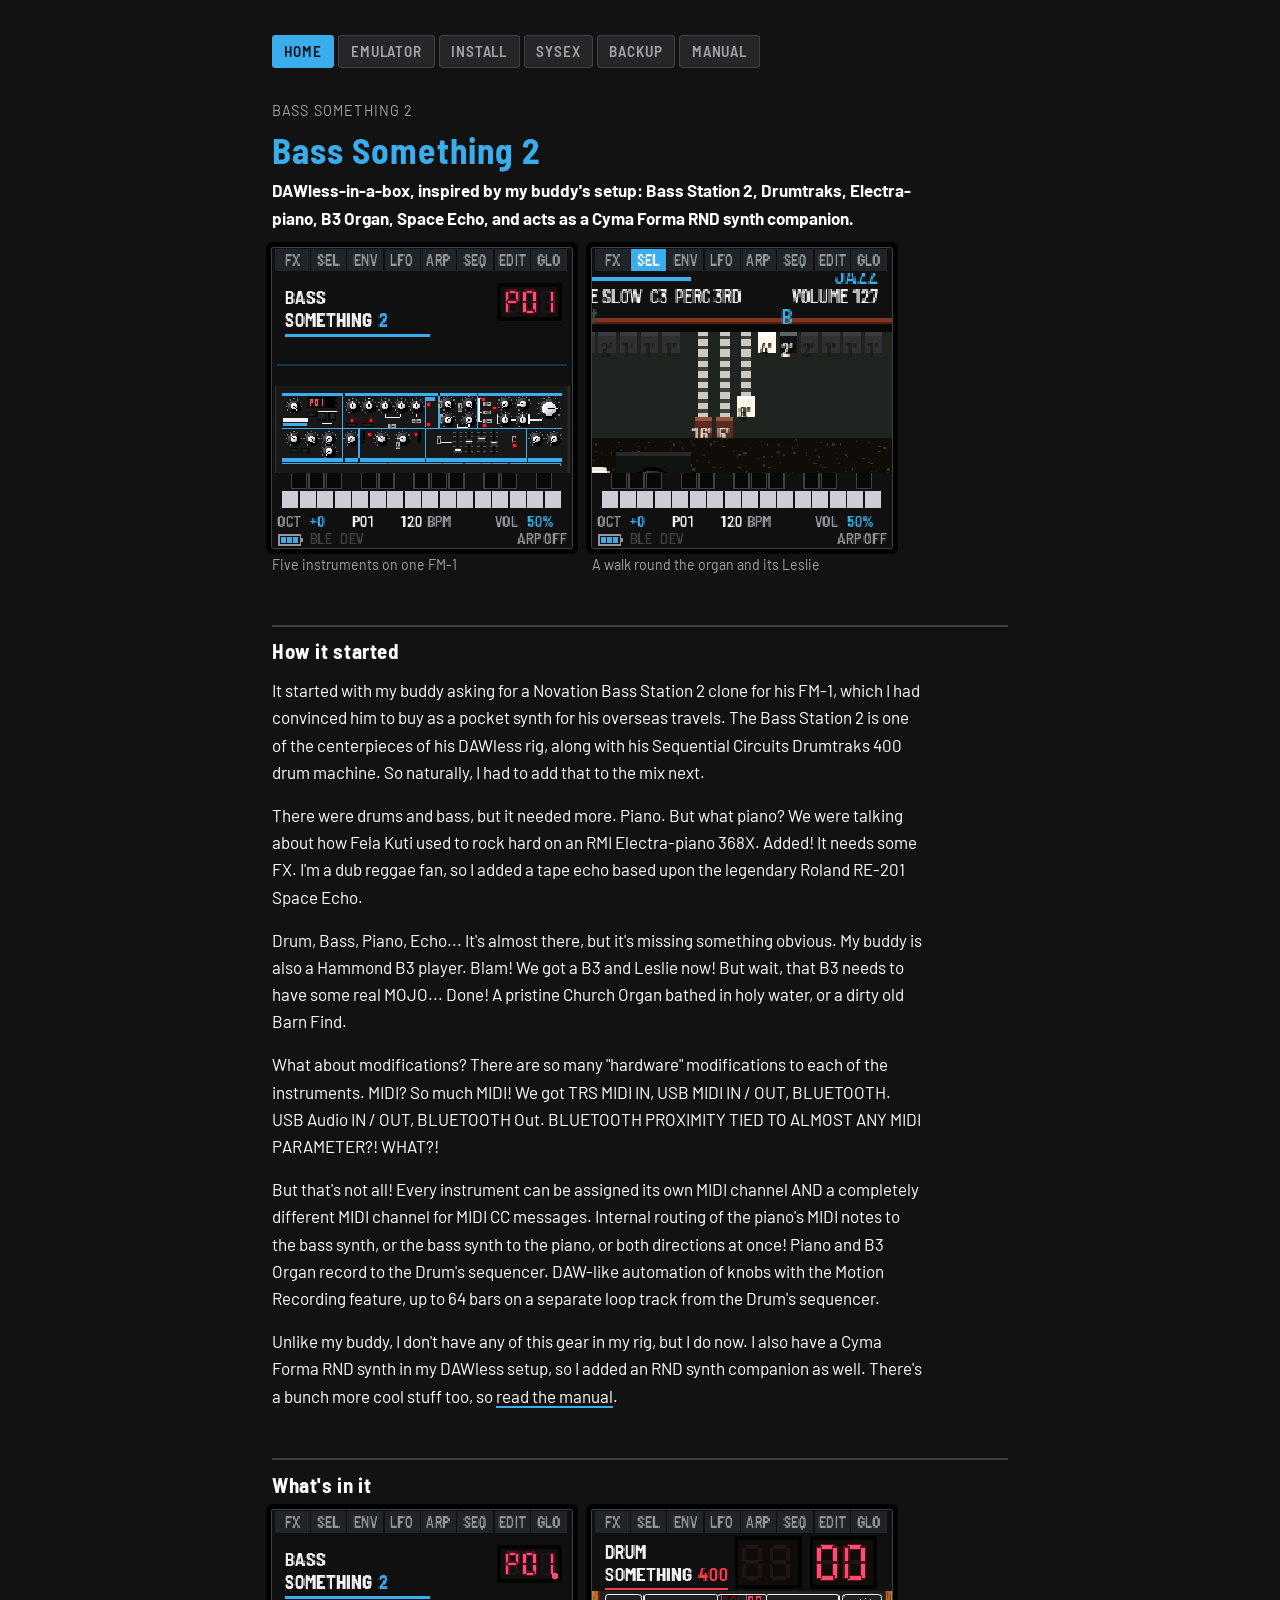
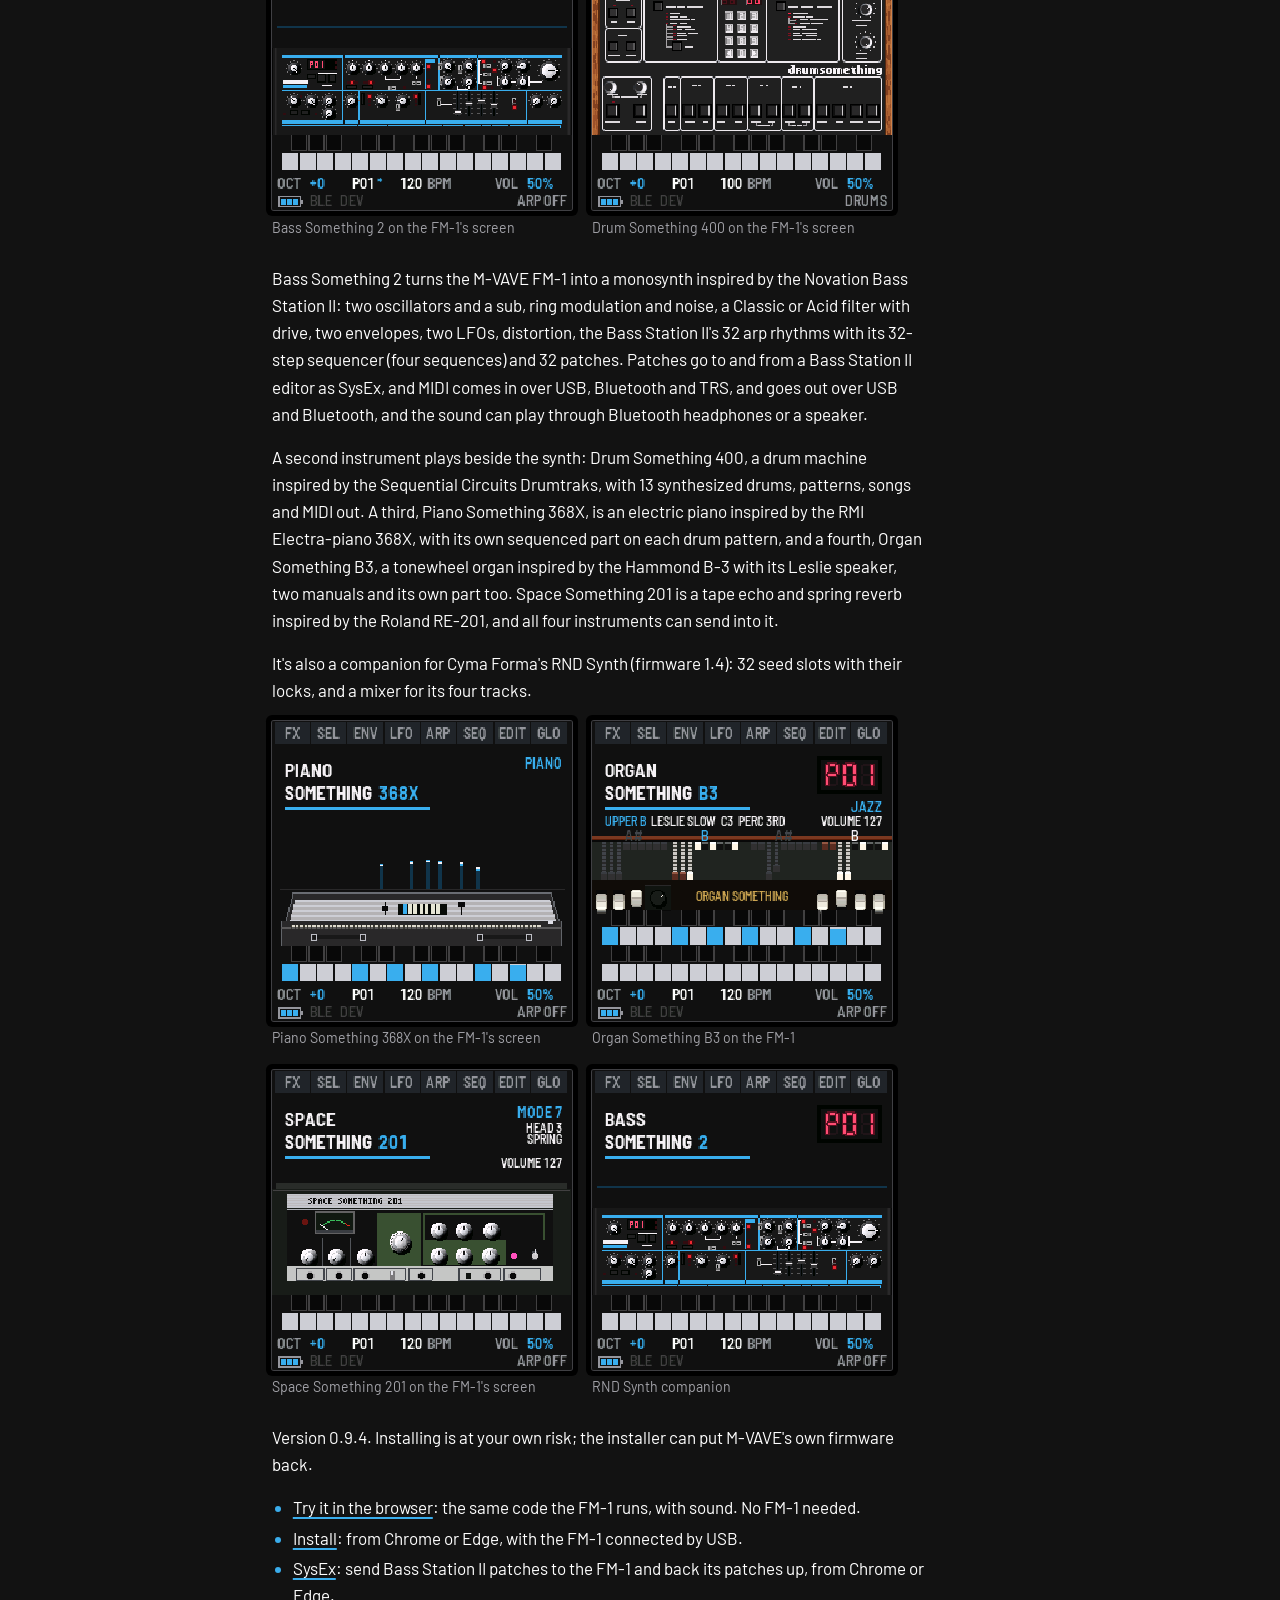
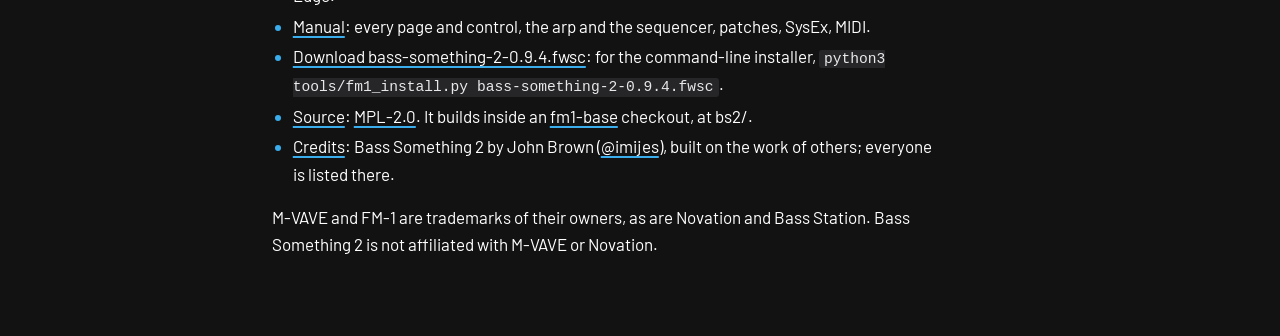
<file: index.html>
<!doctype html>
<html lang="en">
<head>
<meta charset="utf-8">
<meta name="viewport" content="width=device-width, initial-scale=1">
<title>Bass Something 2: DAWless-in-a-box, inspired by my buddy's setup: Bass Station 2, Drumtraks, Electra-piano, B3 Organ, Space Echo, and acts as a Cyma Forma RND synth companion</title>
<meta name="description" content="Bass Something 2 is a monosynth inspired by the legendary Novation Bass Station II, built for the M-VAVE FM-1, with a drum machine, an electric piano, a tonewheel organ with its Leslie and a tape echo beside it. It's also a companion for Cyma Forma's RND Synth (seeds, locks and a track mixer), and it runs on an iPhone or iPad in RemoteFM1.">
<meta property="og:type" content="website">
<meta property="og:site_name" content="Bass Something 2">
<meta property="og:title" content="Bass Something 2: DAWless-in-a-box, inspired by my buddy's setup: Bass Station 2, Drumtraks, Electra-piano, B3 Organ, Space Echo, and acts as a Cyma Forma RND synth companion">
<meta property="og:description" content="Bass Something 2 is a monosynth inspired by the legendary Novation Bass Station II, built for the M-VAVE FM-1, with a drum machine, an electric piano, a tonewheel organ with its Leslie and a tape echo beside it. It's also a companion for Cyma Forma's RND Synth (seeds, locks and a track mixer), and it runs on an iPhone or iPad in RemoteFM1.">
<meta property="og:url" content="https://imijes.github.io/bass-something-2/">
<meta property="og:image" content="https://imijes.github.io/bass-something-2/manual/img/screen-home.png">
<meta property="og:image:alt" content="Bass Something 2 on the FM-1's screen: the HOME page">
<meta name="twitter:card" content="summary">
<style>
/* paper and ink: warm white paper, ink-blue type, vermilion for what is played, mustard for asides; a shade of the
   paper for code and callouts (CTL-1's; a firmware may restyle its site) */
:root {
  --paper: #fbf8f1; --sheet: #efe9dc; --rule: #ddd4c2; --ink: #1e2b5a; --muted: #5d6585;
  --hot: #e5482e; --hot-t: #f8d3c9; --cool: #d9a21b; --cool-t: #f5e4b8;
  --hot-ink: #c23a22;                                 /* the vermilion as text: 4.5:1 on the paper */
  color-scheme: light;
}
body {
  background: var(--paper); color: var(--ink); margin: 0;
  font: 400 17px/1.6 "Helvetica Neue", Helvetica, Arial, sans-serif;
  padding-inline: 16px; padding-block: 32px 64px;
}
main { max-width: 46rem; margin: 0 auto; }
.page > .site { max-width: 46rem; margin-inline: auto; }
main:focus { outline: none; }
h1, h2, h3 { font-family: inherit; text-wrap: balance; line-height: 1.2; }
h1 { font-size: 2.2rem; font-weight: 700; margin: 0 0 .4rem; letter-spacing: .02em; }
h2 { font-size: 1.3rem; font-weight: 700; margin: 3rem 0 .8rem; padding-top: .8rem; border-top: 2px solid var(--ink); }
h2 .num { color: var(--hot); margin-right: .5em; font-variant-numeric: tabular-nums; }
h3 { font-size: 1.1rem; font-weight: 700; margin: 2rem 0 .5rem; }
p, li { max-width: 65ch; }
p { margin: 0 0 1rem; }
ul, ol { padding-left: 1.3rem; margin: 0 0 1rem; }
li { margin: .2rem 0; }
li::marker { color: var(--hot); }
strong { font-weight: 700; }
a { color: var(--ink); text-decoration-color: var(--hot); text-decoration-thickness: 2px; text-underline-offset: 3px; }
a:hover { background: var(--hot-t); }
:focus-visible { outline: 3px solid var(--hot-ink); outline-offset: 2px; }
.skip { position: absolute; left: 16px; top: -100px; background: var(--ink); color: var(--paper); padding: 8px 14px; border-radius: 0 0 6px 6px; z-index: 1; }
.skip:focus { top: 0; }
code, pre { font-family: ui-monospace, Menlo, Consolas, monospace; font-size: .86em; }
code { background: var(--sheet); padding: .08em .35em; border-radius: 3px; }
pre { background: var(--sheet); border-radius: 6px; padding: 14px 16px; overflow-x: auto; line-height: 1.45; margin: 0 0 1.2rem; }
pre code { background: none; padding: 0; font-size: inherit; }
hr { display: none; }
.table { overflow-x: auto; margin: 0 0 1.3rem; }
table { border-collapse: collapse; width: 100%; font-size: .95rem; font-variant-numeric: tabular-nums; }
th, td { text-align: left; vertical-align: top; padding: .45rem .7rem .45rem 0; border-bottom: 1px solid var(--rule); }
th { font-weight: 700; text-transform: uppercase; letter-spacing: .06em; font-size: .78rem; color: var(--muted); border-bottom: 2px solid var(--ink); }
td:first-child { white-space: nowrap; }
.lede { margin-bottom: 1.6rem; }
.status { background: var(--sheet); border-radius: 6px; padding: 12px 16px; }
.status p { margin: 0; }
.site { display: flex; flex-wrap: wrap; align-items: baseline; gap: .3rem 1.2rem; margin: 0 0 1.6rem; padding-bottom: .5rem; border-bottom: 2px solid var(--ink); }
.site .home { font-size: 1.1rem; font-weight: 700; letter-spacing: .04em; color: var(--ink); text-decoration: none; }
.site .home:hover { color: var(--hot-ink); background: none; }
.site nav { margin-left: auto; display: flex; flex-wrap: wrap; gap: .2rem 1rem; font-size: .92rem; }
.site nav a { color: var(--ink); text-underline-offset: 3px; }
.site nav a[aria-current] { text-decoration: none; color: var(--hot-ink); }
a.home { color: inherit; text-decoration: none; }
a.home:hover { background: none; color: var(--hot-ink); }
main > a.home { display: inline-block; font-size: .9rem; letter-spacing: .08em; text-transform: uppercase; color: var(--muted); margin: 0 0 .4rem; }
.callout { border-left: 4px solid var(--cool); background: var(--cool-t); padding: 10px 16px; margin: 0 0 1.2rem; max-width: 65ch; border-radius: 0 6px 6px 0; }
.callout p { margin: 0; }
details { background: var(--sheet); border-radius: 6px; padding: 0 16px; margin: 0 0 1.2rem; }
details > summary { cursor: pointer; padding: 10px 0; }
details[open] > summary { margin-bottom: .4rem; }
details > :last-child { margin-bottom: 1rem; }
.swatch { display: inline-block; width: .7em; height: .7em; margin-right: .4em; vertical-align: .02em; }
nav.contents ol { columns: 2 14rem; column-gap: 2rem; padding-left: 1.3rem; }
.figs { display: flex; flex-wrap: wrap; gap: 20px; margin: .4rem 0 1.6rem; }
figure { margin: 0; flex: 0 1 auto; }
figure img { display: block; max-width: 100%; height: auto; }
figure.shot img { width: 300px; image-rendering: pixelated; border-radius: 4px; box-shadow: 0 0 0 1px var(--rule); }
figure.wide { flex-basis: 100%; }
figure.wide img { width: 100%; }
figcaption { color: var(--muted); font-size: .88rem; margin-top: .4rem; max-width: 300px; }
figure.wide figcaption { max-width: none; }
nav.contents li { break-inside: avoid; }
@media (prefers-reduced-motion: no-preference) { html { scroll-behavior: smooth; } }
</style>
<style>
@import url("https://fonts.googleapis.com/css2?family=Barlow:wght@400;600&family=Barlow+Semi+Condensed:wght@600;700&display=swap");
/* Bass Something 2's site in the firmware's own colours (app.c P_*): matte black, dark grey cards, grey names, white values,
 * Novation's cyan for what is live. Laid over fm1-base's pages by bs2/site/make_site.py: the manual and front page
 * (tools/manual_html.py's --paper, --ink ...) and the installer (web/installer.html's --bg, --fg ...) */
:root, :root:not([data-theme="light"]), :root[data-theme] {
  --paper: #121212; --sheet: #262628; --rule: #404044; --ink: #ffffff; --muted: #a2a2a8;
  --hot: #3aadec; --hot-t: #12364a; --cool: #3aadec; --cool-t: #1a2a2e; --hot-ink: #3aadec;
  --bg: #121212; --fg: #ffffff; --dim: #a2a2a8; --accent: #3aadec; --on-accent: #00141a; --bad: #ff7a6b;
  --focus: #3aadec;
  color-scheme: dark;
}
body { background: #121212; color: #ffffff; font-family: "Barlow", "Helvetica Neue", Arial, sans-serif; }
h1, h2, h3, th, .bs2-tabs a, button { font-family: "Barlow Semi Condensed", "Barlow", "Arial Narrow", sans-serif; }
h1 { color: var(--hot); letter-spacing: .03em; }
h2 { border-top: 2px solid var(--rule); letter-spacing: .03em; }
h2 .num { color: var(--hot); }
th { color: var(--muted); border-bottom: 2px solid var(--hot); }
td strong, p strong { color: #fff; }
a { color: #fff; text-decoration-color: var(--hot); }
a:hover { background: var(--hot-t); }
code, pre { background: var(--sheet); color: #e8e8ea; }
/* the screenshots: the FM-1's screen in a dark bezel */
figure.shot img { box-shadow: 0 0 0 1px var(--rule), 0 0 0 6px #000; border-radius: 2px; }
figcaption { color: var(--muted); }
/* the installer's buttons and boxes */
button { letter-spacing: .05em; text-transform: uppercase; border-radius: 4px; font-weight: 600; }
button.plain { border-color: var(--rule); }
.backup, #log, textarea { border-color: var(--rule); }
.backup { background: #1a1a1c; }
dialog { background: #1a1a1c; border: 1px solid var(--rule); }
/* the section tabs, as on the screen: grey cards, the page you're on lit cyan */
.bs2-tabs { max-width: 46rem; margin: 0 auto 1.6rem; padding: 0; list-style: none; display: flex; flex-wrap: wrap; gap: 4px; }
.bs2-tabs.narrow { max-width: 520px; margin: 0 auto; padding: 24px 16px 0; box-sizing: border-box; }
.bs2-tabs a { display: block; padding: .2em .75em; background: var(--sheet); border: 1px solid var(--rule); border-radius: 3px;
              color: var(--muted); text-decoration: none; font-weight: 600; font-size: .95rem; letter-spacing: .06em;
              text-transform: uppercase; }
.bs2-tabs a:hover { color: #fff; border-color: var(--hot); background: var(--sheet); }
.bs2-tabs a[aria-current] { background: var(--hot); border-color: var(--hot); color: #00141a; }
.bs2-sub { color: var(--muted); margin: -.2rem 0 1.2rem; letter-spacing: .02em; }
/* the tabs take the place of fm1-base's own header (the name and its links) */
.page > .site { display: none; }
</style>
</head>
<body>
<a class="skip" href="#content">Skip to content</a>
<div class="page">
<nav aria-label="Site"><ul class="bs2-tabs "><li><a href="./" aria-current="page">Home</a></li><li><a href="emu/">Emulator</a></li><li><a href="install/">Install</a></li><li><a href="sysex/">SysEx</a></li><li><a href="backup/">Backup</a></li><li><a href="manual/">Manual</a></li></ul></nav>

<main id="content" tabindex="-1">
<a class="home" href="../">Bass Something 2</a>
<h1>Bass Something 2</h1>
<p><strong>DAWless-in-a-box, inspired by my buddy's setup: Bass Station 2, Drumtraks, Electra-piano, B3 Organ, Space Echo, and acts as a Cyma Forma RND synth companion.</strong></p>
<div class="figs"><figure class="shot"><img src="manual/img/screen-tour.gif" alt="HOME tapped round the five: the camera panning from Bass Something 2&#x27;s panel to Drum Something 400, Piano Something 368X, Organ Something B3, Space Something 201 and back" loading="lazy"><figcaption>Five instruments on one FM-1</figcaption></figure><figure class="shot"><img src="manual/img/screen-walk.gif" alt="A walk round the organ: a chord, the 8&#x27; drawbar&#x27;s dive, the Leslie&#x27;s cabinet and its rotors speeding up to tremolo and back, the vibrato knob turned up close, and HOME again" loading="lazy"><figcaption>A walk round the organ and its Leslie</figcaption></figure></div>
<h2 id="how-it-started">How it started</h2>
<p>It started with my buddy asking for a Novation Bass Station 2 clone for his FM-1, which I had convinced him to buy as a pocket synth for his overseas travels. The Bass Station 2 is one of the centerpieces of his DAWless rig, along with his Sequential Circuits Drumtraks 400 drum machine. So naturally, I had to add that to the mix next.</p>
<p>There were drums and bass, but it needed more. Piano. But what piano? We were talking about how Fela Kuti used to rock hard on an RMI Electra-piano 368X. Added! It needs some FX. I'm a dub reggae fan, so I added a tape echo based upon the legendary Roland RE-201 Space Echo.</p>
<p>Drum, Bass, Piano, Echo... It's almost there, but it's missing something obvious. My buddy is also a Hammond B3 player. Blam! We got a B3 and Leslie now! But wait, that B3 needs to have some real MOJO... Done! A pristine Church Organ bathed in holy water, or a dirty old Barn Find.</p>
<p>What about modifications? There are so many "hardware" modifications to each of the instruments. MIDI? So much MIDI! We got TRS MIDI IN, USB MIDI IN / OUT, BLUETOOTH. USB Audio IN / OUT, BLUETOOTH Out. BLUETOOTH PROXIMITY TIED TO ALMOST ANY MIDI PARAMETER?! WHAT?!</p>
<p>But that's not all! Every instrument can be assigned its own MIDI channel AND a completely different MIDI channel for MIDI CC messages. Internal routing of the piano's MIDI notes to the bass synth, or the bass synth to the piano, or both directions at once! Piano and B3 Organ record to the Drum's sequencer. DAW-like automation of knobs with the Motion Recording feature, up to 64 bars on a separate loop track from the Drum's sequencer.</p>
<p>Unlike my buddy, I don't have any of this gear in my rig, but I do now. I also have a Cyma Forma RND synth in my DAWless setup, so I added an RND synth companion as well. There's a bunch more cool stuff too, so <a href="manual/">read the manual</a>.</p>
<h2 id="what-s-in-it">What's in it</h2>
<div class="figs"><figure class="shot"><img src="manual/img/screen-bass-home.gif" alt="Bass Something 2&#x27;s HOME page, animated: the name, the red P01 display and the whole Bass Station II panel; then FREQUENCY turned, the camera diving into the filter&#x27;s knob and back out to HOME" loading="lazy"><figcaption>Bass Something 2 on the FM-1's screen</figcaption></figure><figure class="shot"><img src="manual/img/screen-drum-home.gif" alt="Drum Something 400&#x27;s HOME page, animated: the panel with its two red displays; then SEQ tapped, the patterns&#x27; page, and HOME again" loading="lazy"><figcaption>Drum Something 400 on the FM-1's screen</figcaption></figure></div>
<p>Bass Something 2 turns the M-VAVE FM-1 into a monosynth inspired by the Novation Bass Station II: two oscillators and a sub, ring modulation and noise, a Classic or Acid filter with drive, two envelopes, two LFOs, distortion, the Bass Station II's 32 arp rhythms with its 32-step sequencer (four sequences) and 32 patches. Patches go to and from a Bass Station II editor as SysEx, and MIDI comes in over USB, Bluetooth and TRS, and goes out over USB and Bluetooth, and the sound can play through Bluetooth headphones or a speaker.</p>
<p>A second instrument plays beside the synth: Drum Something 400, a drum machine inspired by the Sequential Circuits Drumtraks, with 13 synthesized drums, patterns, songs and MIDI out. A third, Piano Something 368X, is an electric piano inspired by the RMI Electra-piano 368X, with its own sequenced part on each drum pattern, and a fourth, Organ Something B3, a tonewheel organ inspired by the Hammond B-3 with its Leslie speaker, two manuals and its own part too. Space Something 201 is a tape echo and spring reverb inspired by the Roland RE-201, and all four instruments can send into it.</p>
<p>It's also a companion for Cyma Forma's RND Synth (firmware 1.4): 32 seed slots with their locks, and a mixer for its four tracks.</p>
<div class="figs"><figure class="shot"><img src="manual/img/screen-piano-home.gif" alt="Piano Something 368X&#x27;s HOME page, animated: chords played, their notes ringing as bars over the RMI Electra-piano&#x27;s front panel; then ORGAN MODE turned on and off, the camera diving into the tone tablets and back out" loading="lazy"><figcaption>Piano Something 368X on the FM-1's screen</figcaption></figure><figure class="shot"><img src="manual/img/screen-organ-home.gif" alt="Organ Something B3&#x27;s HOME page, animated: a chord played on the B-3 console with its drawbars; then the 8&#x27; drawbar turned, the camera diving into it and back out to HOME" loading="lazy"><figcaption>Organ Something B3 on the FM-1</figcaption></figure><figure class="shot"><img src="manual/img/screen-echo-home.gif" alt="Space Something 201&#x27;s HOME page, animated: its name and mode above the whole RE-201 front panel; then REPEAT RATE turned, the camera diving into the knob and back out" loading="lazy"><figcaption>Space Something 201 on the FM-1's screen</figcaption></figure><figure class="shot"><img src="manual/img/screen-rnd.gif" alt="The RND Synth companion, animated: GLO held on the bass&#x27;s HOME, its splash, a patch arriving from the RND Synth kept in a seed slot, the slots scrolled, then PATCH&#x27;s locks and TRACKS&#x27; mixer" loading="lazy"><figcaption>RND Synth companion</figcaption></figure></div>
<p>Version 0.9.4. Installing is at your own risk; the installer can put M-VAVE's own firmware back.</p>
<ul><li><a href="emu/">Try it in the browser</a>: the same code the FM-1 runs, with sound. No FM-1 needed.</li><li><a href="install/">Install</a>: from Chrome or Edge, with the FM-1 connected by USB.</li><li><a href="sysex/">SysEx</a>: send Bass Station II patches to the FM-1 and back its patches up, from Chrome or Edge.</li><li><a href="manual/">Manual</a>: every page and control, the arp and the sequencer, patches, SysEx, MIDI.</li><li><a href="firmware/bass-something-2-0.9.4.fwsc">Download bass-something-2-0.9.4.fwsc</a>: for the command-line installer, <code>python3 tools/fm1_install.py bass-something-2-0.9.4.fwsc</code>.</li><li><a href="https://github.com/imijes/bass-something-2">Source</a>: <a href="https://github.com/imijes/bass-something-2/blob/main/LICENSE">MPL-2.0</a>. It builds inside an <a href="https://github.com/charlesvestal/fm1-base">fm1-base</a> checkout, at bs2/.</li><li><a href="manual/#s13">Credits</a>: Bass Something 2 by John Brown (<a href="https://github.com/imijes">@imijes</a>), built on the work of others; everyone is listed there.</li></ul>
<p>M-VAVE and FM-1 are trademarks of their owners, as are Novation and Bass Station. Bass Something 2 is not affiliated with M-VAVE or Novation.</p>
</main>
</div>
</body>
</html>
</file>
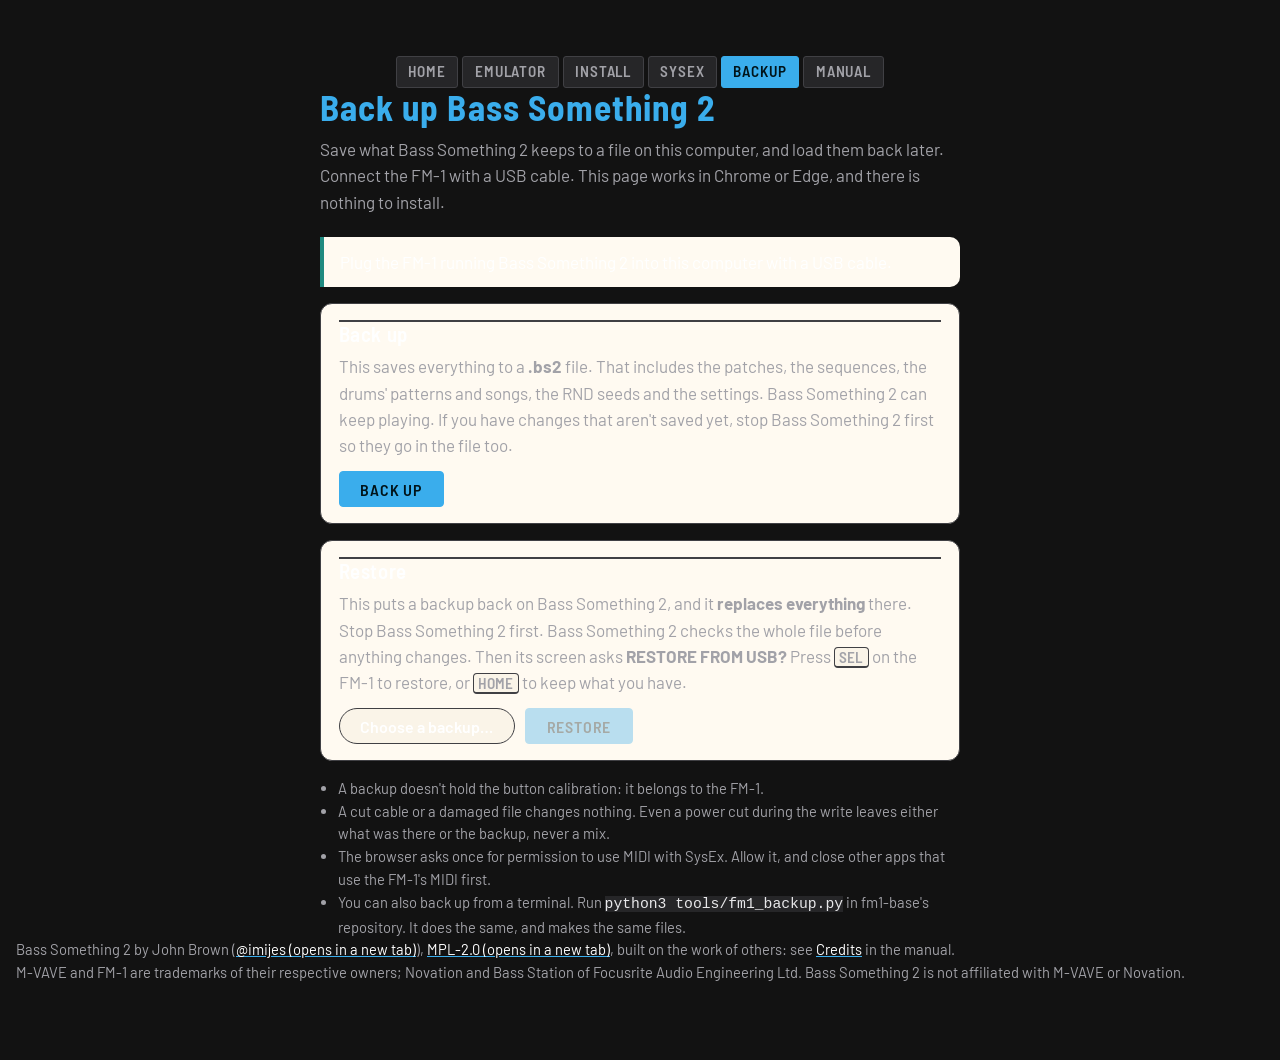
<file: backup/index.html>
<!doctype html>
<!-- SPDX-License-Identifier: MPL-2.0
     Copyright (C) 2026 Charles Vestal
     Backup and restore in the browser (fm1.toml backup = true): tools/fm1_backup.py's backup and restore over Web MIDI
     (SysEx), on the protocol of device/backup.c. From Polly's. tools/make_site.py fills in the firmware's own
     ({{...}}): NAME, ID its identity's prefix (fm1.toml id_prefix), MAGIC and BACKUP_VERSION (app.h APP_BACKUP_MAGIC,
     APP_BACKUP_VERSION), EXT the files' extension, HOLDS what a backup holds (a phrase), EXTRA more notes (<li>s),
     EXTRAS_JS the firmware's own sections (default none: "const EXTRAS = [];"), TERMINAL the note on doing it from
     a terminal. The part between the "backup
     protocol" markers is what tests/backup_page_test.mjs runs against a simulated FM-1 and against a transcript of
     tools/fm1_backup.py.
     A firmware's sections: what it keeps outside the backup's parts (too big for device/backup.c, which holds a
     restore in RAM until it is checked), read and written by the page over the firmware's own SysEx. Each is an
     object in EXTRAS: {tag (4 letters), what (a phrase: "the samples"), backup(link, onProgress(0..1)) -> bytes,
     check(bytes) -> a phrase on what it holds (throws on a bad one), restore(link, bytes, onProgress(0..1))
     (throws on failure)}; link: send(bytes), read(ms) -> a SysEx message or null, drain(), lost. In the file, after
     the backup's own CRC, each section: its tag, u32 length, the bytes, u32 CRC-32 of the bytes (fm1_backup.py
     split). A restore puts the backup back first, then, once the FM-1 said yes, each section the page knows. -->
<html lang="en">
<head>
<meta charset="utf-8">
<meta name="viewport" content="width=device-width, initial-scale=1">
<title>Backup · Bass Something 2</title>
<meta name="description" content="Back up everything Bass Something 2 has saved on the M-VAVE FM-1, and put it back, from Chrome or Edge, over USB.">
<meta property="og:type" content="website">
<meta property="og:site_name" content="Bass Something 2">
<meta property="og:title" content="Backup · Bass Something 2">
<meta property="og:description" content="Back up everything Bass Something 2 has saved on the M-VAVE FM-1, and put it back, from Chrome or Edge, over USB.">
<meta property="og:url" content="https://imijes.github.io/bass-something-2/backup/">
<meta property="og:image" content="https://imijes.github.io/bass-something-2/manual/img/screen-home.png">
<meta property="og:image:alt" content="Bass Something 2 on the FM-1's screen: the HOME page">
<meta name="twitter:card" content="summary">
<link rel="preconnect" href="https://fonts.googleapis.com">
<link rel="preconnect" href="https://fonts.gstatic.com" crossorigin>
<link rel="stylesheet" href="https://fonts.googleapis.com/css2?family=Barlow:wght@400;600&family=Barlow+Semi+Condensed:wght@600;700&display=swap">
<style>
:root { --ground: #faf4e8; --ink: #48392f; --muted: #725f4c; --rule: #e6dccb; --accent: #e0683a; --teal: #1f8a80; --card: #fffaf1;
        --accent-ink: #b4481c; --on-accent: #2a140a; color-scheme: light; }
@media (prefers-color-scheme: dark) {
  :root:not([data-theme="light"]) { --ground: #1c1814; --ink: #f2e8d8; --muted: #b3a28e; --rule: #3a322a; --accent: #f28a5a; --teal: #4cc3b6; --card: #26201b;
                                    --accent-ink: #f28a5a; color-scheme: dark; }
}
:root[data-theme="dark"] { --ground: #1c1814; --ink: #f2e8d8; --muted: #b3a28e; --rule: #3a322a; --accent: #f28a5a; --teal: #4cc3b6; --card: #26201b;
                           --accent-ink: #f28a5a; color-scheme: dark; }
* { box-sizing: border-box; }
body { background: var(--ground); color: var(--ink); margin: 0; padding-inline: 16px; padding-block: 32px 64px;
       font: 400 17px/1.55 "Barlow", "Helvetica Neue", Arial, sans-serif; }
main { max-width: 40rem; margin: 0 auto; }
h1 { font: 700 2.2rem/1.1 "Barlow Semi Condensed", "Barlow", sans-serif; margin: 0 0 .6rem; }
h2 { font: 600 1.3rem/1.2 "Barlow Semi Condensed", "Barlow", sans-serif; margin: 0 0 .4rem; }
p { margin: 0 0 .8rem; }
a { color: var(--accent-ink); }
:focus-visible { outline: 2px solid var(--teal); outline-offset: 2px; }
.lede { color: var(--muted); margin-bottom: 1.4rem; }
.card { background: var(--card); border: 1px solid var(--rule); border-radius: 12px; padding: 1rem 1.1rem; margin: 0 0 1rem; }
.card p { color: var(--muted); }
.card p.file { color: var(--ink); }
button, label.pick { font: 600 1rem "Barlow", sans-serif; border-radius: 999px; padding: .45em 1.3em; cursor: pointer;
                     border: 1px solid var(--accent); display: inline-block; }
button.primary { background: var(--accent); color: var(--on-accent); }
button.quiet, label.pick { background: var(--ground); color: var(--ink); border-color: var(--rule); }
button:disabled { opacity: .35; cursor: default; }
label.pick:focus-within { outline: 2px solid var(--accent); outline-offset: 2px; }
label.pick input { position: absolute; width: 1px; height: 1px; opacity: 0; }
.row { display: flex; flex-wrap: wrap; gap: .6rem; align-items: center; }
.status { border-left: 4px solid var(--teal); background: var(--card); border-radius: 0 10px 10px 0; padding: .7rem 1rem; margin: 0 0 1rem;
          min-height: 3.1rem; }
.status.err { border-left-color: var(--accent); }
.status.ask { border-left-color: #e2a63c; }
.status p { margin: 0; color: var(--ink); }
progress { width: 100%; height: 6px; margin: .2rem 0 1rem; accent-color: var(--teal); }
progress[hidden] { display: none; }
ul.small, p.small { color: var(--muted); font-size: .92rem; }
ul.small { padding-left: 1.1rem; margin: 0; }
ul.ports { list-style: none; padding: 0; margin: 0 0 .6rem; }
ul.ports li { display: flex; gap: .6rem; align-items: center; margin: 0 0 .4rem; }
.ask { border-top: 1px solid var(--rule); margin-top: .9rem; padding-top: .8rem; }
.ask p { color: var(--ink); }
kbd { font: 600 .9em "Barlow Semi Condensed", "Barlow", sans-serif; border: 1px solid var(--rule); border-bottom-width: 2px;
      border-radius: 4px; padding: 0 .3em; background: var(--ground); }
</style>
<style>
@import url("https://fonts.googleapis.com/css2?family=Barlow:wght@400;600&family=Barlow+Semi+Condensed:wght@600;700&display=swap");
/* Bass Something 2's site in the firmware's own colours (app.c P_*): matte black, dark grey cards, grey names, white values,
 * Novation's cyan for what is live. Laid over fm1-base's pages by bs2/site/make_site.py: the manual and front page
 * (tools/manual_html.py's --paper, --ink ...) and the installer (web/installer.html's --bg, --fg ...) */
:root, :root:not([data-theme="light"]), :root[data-theme] {
  --paper: #121212; --sheet: #262628; --rule: #404044; --ink: #ffffff; --muted: #a2a2a8;
  --hot: #3aadec; --hot-t: #12364a; --cool: #3aadec; --cool-t: #1a2a2e; --hot-ink: #3aadec;
  --bg: #121212; --fg: #ffffff; --dim: #a2a2a8; --accent: #3aadec; --on-accent: #00141a; --bad: #ff7a6b;
  --focus: #3aadec;
  color-scheme: dark;
}
body { background: #121212; color: #ffffff; font-family: "Barlow", "Helvetica Neue", Arial, sans-serif; }
h1, h2, h3, th, .bs2-tabs a, button { font-family: "Barlow Semi Condensed", "Barlow", "Arial Narrow", sans-serif; }
h1 { color: var(--hot); letter-spacing: .03em; }
h2 { border-top: 2px solid var(--rule); letter-spacing: .03em; }
h2 .num { color: var(--hot); }
th { color: var(--muted); border-bottom: 2px solid var(--hot); }
td strong, p strong { color: #fff; }
a { color: #fff; text-decoration-color: var(--hot); }
a:hover { background: var(--hot-t); }
code, pre { background: var(--sheet); color: #e8e8ea; }
/* the screenshots: the FM-1's screen in a dark bezel */
figure.shot img { box-shadow: 0 0 0 1px var(--rule), 0 0 0 6px #000; border-radius: 2px; }
figcaption { color: var(--muted); }
/* the installer's buttons and boxes */
button { letter-spacing: .05em; text-transform: uppercase; border-radius: 4px; font-weight: 600; }
button.plain { border-color: var(--rule); }
.backup, #log, textarea { border-color: var(--rule); }
.backup { background: #1a1a1c; }
dialog { background: #1a1a1c; border: 1px solid var(--rule); }
/* the section tabs, as on the screen: grey cards, the page you're on lit cyan */
.bs2-tabs { max-width: 46rem; margin: 0 auto 1.6rem; padding: 0; list-style: none; display: flex; flex-wrap: wrap; gap: 4px; }
.bs2-tabs.narrow { max-width: 520px; margin: 0 auto; padding: 24px 16px 0; box-sizing: border-box; }
.bs2-tabs a { display: block; padding: .2em .75em; background: var(--sheet); border: 1px solid var(--rule); border-radius: 3px;
              color: var(--muted); text-decoration: none; font-weight: 600; font-size: .95rem; letter-spacing: .06em;
              text-transform: uppercase; }
.bs2-tabs a:hover { color: #fff; border-color: var(--hot); background: var(--sheet); }
.bs2-tabs a[aria-current] { background: var(--hot); border-color: var(--hot); color: #00141a; }
.bs2-sub { color: var(--muted); margin: -.2rem 0 1.2rem; letter-spacing: .02em; }
/* the tabs take the place of fm1-base's own header (the name and its links) */
.page > .site { display: none; }
</style>
</head>
<body>
<nav aria-label="Site"><ul class="bs2-tabs narrow"><li><a href="../">Home</a></li><li><a href="../emu/">Emulator</a></li><li><a href="../install/">Install</a></li><li><a href="../sysex/">SysEx</a></li><li><a href="../backup/" aria-current="page">Backup</a></li><li><a href="../manual/">Manual</a></li></ul></nav>
<main>
<h1>Back up Bass Something 2</h1>
<p class="lede">Save what Bass Something 2 keeps to a file on this computer, and load them back later. Connect the FM-1 with a USB
cable. This page works in Chrome or Edge, and there is nothing to install.</p>

<!-- what is happening, in words: the status (polite) and, when something fails, the alert (read at once) -->
<div class="status" id="statusBox"><p id="status" role="status">Plug the FM-1 running Bass Something 2 into this computer with a USB cable.</p><p id="alert" role="alert"></p></div>
<progress id="bar" max="100" value="0" hidden aria-label="Backup progress"></progress>
<section class="card" id="portpick" aria-labelledby="ph" hidden>
  <h2 id="ph">Is the FM-1 under another name?</h2>
  <p>A computer can show an FM-1's port under another device's name (a Mac remembers names by USB socket). This page asks
  only the ports with an FM-1's usual names by itself. If your FM-1 is in this list, press Try on it.</p>
  <ul id="portlist" class="ports"></ul>
  <p id="pickstatus" role="status"></p>
</section>

<section class="card" aria-labelledby="bh">
  <h2 id="bh">Back up</h2>
  <p>This saves everything to a <b>.bs2</b> file. That includes the patches, the sequences, the drums' patterns and songs, the RND seeds and the settings. Bass Something 2 can keep playing. If you have
  changes that aren't saved yet, stop Bass Something 2 first so they go in the file too.</p>
  <div class="row"><button id="backup" class="primary" type="button">Back up</button></div>
</section>

<section class="card" aria-labelledby="rh">
  <h2 id="rh">Restore</h2>
  <p>This puts a backup back on Bass Something 2, and it <b>replaces everything</b> there. Stop Bass Something 2 first. Bass Something 2 checks the
  whole file before anything changes. Then its screen asks <b>RESTORE FROM USB?</b> Press <kbd>SEL</kbd> on the FM-1 to restore, or
  <kbd>HOME</kbd> to keep what you have.</p>
  <div class="row">
    <label class="pick">Choose a backup&hellip;<input type="file" id="file" accept=".bs2" aria-describedby="fileInfo"></label>
    <button id="restore" class="primary" type="button" disabled>Restore</button>
  </div>
  <p class="file" id="fileInfo" hidden></p>
  <!-- asked in the page, not with confirm(): an iOS app showing pages (MIDIWeb) may not show confirm() and answers no -->
  <div class="ask" id="ask" role="group" aria-labelledby="askText" hidden>
    <p id="askText"></p>
    <div class="row">
      <button id="askYes" class="primary" type="button">Replace everything</button>
      <button id="askNo" class="quiet" type="button">Cancel</button>
    </div>
  </div>
</section>

<ul class="small">
  <li>A backup doesn't hold the button calibration: it belongs to the FM-1.</li>
  <li>A cut cable or a damaged file changes nothing. Even a power cut during the write leaves either what was there or
    the backup, never a mix.</li>
  <li>The browser asks once for permission to use MIDI with SysEx. Allow it, and close other apps that use the FM-1's MIDI first.</li>
  <li>You can also back up from a terminal. Run <code>python3 tools/fm1_backup.py</code> in fm1-base's repository. It does the same, and makes the same files.</li>
</ul>
</main>
<script>
"use strict";
// --- backup protocol: begin (tools/fm1_backup.py, device/backup.c; tested by tests/backup_page_test.mjs)
const FW = { name: "Bass Something 2", id: "FM-1_69", magic: "BS2B", version: Number("1"), ext: "bs2" };
const PB = (() => {
  const HS_QUERY = [0xF0, 0x00, 0x32, 0x45, 0x00, 0x00, 0x00, 0x40, 0x7F, 0xF7];   // fm1_install.py / fm1ota.js
  // the one with the body 01: the whole identity (HS_QUERY gets NAME_ and three digits, M-UPGRADE 3.11's limit)
  const HS_FULL = [0xF0, 0x00, 0x32, 0x45, 0x08, 0x00, 0x00, 0x40, 0x00, 0x7E, 0x01, 0xF7];
  const RS_REQ = 0x41, BU_REQ = 0x42, BU_END = 0x43;
  const OK_ADDR = 0xC0000000, ASK_ADDR = 0xC1000000, FAIL_ADDR = 0xCF000000;
  const NAME = FW.name, MAGIC = [...FW.magic].map((c) => c.charCodeAt(0)), VERSION = FW.version;   // app.h's
  const HEAD = 16, REC = 8, PAYLOAD_MAX = 3840, MAXDATA = 512;
  const PLAYING = 10, DECLINED = 11;
  const ID = FW.id;                                                // the firmware's package identity (its prefix)
  const DELAY = { poll: 500, idle: 10000, ask: 75000, first: 3000, hs: 1000, hsFull: 600 };   // ms, as fm1_backup.py
  const ERRORS = {
    1: "the file's size", 2: "the transfer (a piece of the file did not arrive)", 3: "the file's head",
    4: "a part's header", 5: "a part's check (a byte changed on the way)", 6: "the whole file's check",
    7: `erasing ${NAME}'s memory`, 8: `writing ${NAME}'s memory`, 9: "reading back what was written",
    10: `${NAME} is playing`, 11: "HOME was pressed on the FM-1",
    12: `writing the last step (${NAME} finishes it when it's switched on again)`,
  };

  function fail(code, msg) { const e = new Error(msg); e.code = code; return e; }

  function pack7(data) {
    const out = []; let acc = 0, nb = 0;
    for (const b of data) { acc |= b << nb; nb += 8; while (nb >= 7) { out.push(acc & 0x7F); acc >>>= 7; nb -= 7; } }
    if (nb) out.push(acc & 0x7F);
    return out;
  }
  function unpack7(s) {
    const out = []; let acc = 0, nb = 0;
    for (const b of s) { acc |= (b & 0x7F) << nb; nb += 7; while (nb >= 8) { out.push(acc & 0xFF); acc >>>= 8; nb -= 8; } }
    return out;
  }
  const CRC_T = (() => {
    const t = new Uint32Array(256);
    for (let n = 0; n < 256; n++) { let c = n; for (let k = 0; k < 8; k++) c = c & 1 ? 0xEDB88320 ^ (c >>> 1) : c >>> 1; t[n] = c >>> 0; }
    return t;
  })();
  function crc32(bytes, start = 0, end = bytes.length) {          // zlib's
    let c = 0xFFFFFFFF;
    for (let i = start; i < end; i++) c = CRC_T[(c ^ bytes[i]) & 0xFF] ^ (c >>> 8);
    return (c ^ 0xFFFFFFFF) >>> 0;
  }
  const u16 = (b, o) => b[o] | b[o + 1] << 8;
  const u32 = (b, o) => (b[o] | b[o + 1] << 8 | b[o + 2] << 16 | b[o + 3] << 24) >>> 0;
  const le32 = (v) => [v & 0xFF, (v >>> 8) & 0xFF, (v >>> 16) & 0xFF, (v >>> 24) & 0xFF];

  // a host message in the update's framing (ota.c ota_take)
  function frame(cmd, body) {
    const n = body.length; let s = 0;
    for (const b of body) s += b;
    return [0xF0, ...pack7([0x00, 0x59, cmd, n & 0xFF, (n >> 8) & 0xFF, 0, ...body, ~s & 0xFF]), 0xF7];
  }
  // a device message -> {cmd, body} or null
  function parseFrame(pkt) {
    if (pkt.length < 2 || pkt[0] !== 0xF0 || pkt[pkt.length - 1] !== 0xF7) return null;
    const u = unpack7(pkt.slice(1, -1));
    if (u.length < 7 || u[0] !== 0 || u[1] !== 0x59) return null;
    const n = u[3] | u[4] << 8 | u[5] << 16;
    if (n + 7 !== u.length) return null;
    let s = 0;
    for (let i = 6; i < 6 + n; i++) s += u[i];
    if ((~s & 0xFF) !== u[6 + n]) return null;
    return { cmd: u[2], body: u.slice(6, 6 + n) };
  }
  // the answer to a read request (fm1_install.py response)
  function response(addr, data, fl = 0) {
    const n = data.length;
    const body = [0x00, 0x59, 0x30, (n + 8) & 0xFF, ((n + 8) >> 8) & 0xFF, 0, fl, ...le32(addr), n & 0xFF, (n >> 8) & 0xFF, 0, ...data];
    let s = 0;
    for (let i = 6; i < body.length; i++) s += body[i];
    body.push(~s & 0xFF);
    return [0xF0, ...pack7(body), 0xF7];
  }
  function parseRequest(pkt) {
    if (pkt.length < 2 || pkt[0] !== 0xF0 || pkt[pkt.length - 1] !== 0xF7) return null;
    const u = unpack7(pkt.slice(1, -1));
    if (u.length !== 15 || u[0] !== 0 || u[1] !== 0x59 || u[2] !== 0x30) return null;
    let s = 0;
    for (let i = 6; i < 14; i++) s += u[i];
    if ((~s & 0xFF) !== u[14]) return null;
    return { fl: u[6], addr: u32(u, 7), len: u[11] | u[12] << 8 | u[13] << 16 };
  }
  function parseIdentity(pkt) {
    if (pkt.length < 2 || pkt[0] !== 0xF0 || pkt[pkt.length - 1] !== 0xF7) return null;
    const d = unpack7(pkt.slice(1, -1));
    if (d.length !== 34 || d[0] !== 0 || d[1] !== 0x59 || d[2] !== 0x11) return null;
    const z = d.indexOf(0, 6);                   // the text up to its first zero (bytes after it may carry data)
    const txt = String.fromCharCode(...d.slice(6, z < 0 || z > 33 ? 33 : z));
    return /^[^_]+_\d+$/.test(txt) ? txt : null;
  }

  // a backup file checked whole -> {flags, objs: [{obj, data}]}; throws (code "file") with what is wrong in plain words
  function parse(image) {
    const bad = (m) => fail("file", m);
    if (image.length < HEAD + 4) throw bad(`This file is too short to be a ${NAME} backup.`);
    if (MAGIC.some((b, i) => image[i] !== b)) throw bad(`This file is not a ${NAME} backup.`);
    const ver = u16(image, 4), n = u16(image, 6), flags = u32(image, 8);
    if (u32(image, 12) !== crc32(image, 0, 12)) throw bad("This backup is damaged (its head).");
    if (ver < VERSION) throw bad(`This is a backup from an older ${NAME} (version ${ver}). This ${NAME} can't restore it. Nothing was changed.`);
    if (ver !== VERSION) throw bad(`This is a backup from another version of ${NAME} (version ${ver}). This ${NAME} can't restore it.`);
    if (image.length < HEAD + n * REC + 4) throw bad("This backup is cut short.");
    const objs = []; let pos = HEAD;
    for (let k = 0; k < n; k++) {
      if (pos + REC > image.length) throw bad("This backup is cut short.");
      const obj = u16(image, pos), ln = u16(image, pos + 2), crc = u32(image, pos + 4);
      pos += REC;
      if (ln > PAYLOAD_MAX || pos + ln + 4 > image.length) throw bad(`This backup is damaged (part ${k + 1}).`);
      if (crc32(image, pos, pos + ln) !== crc) throw bad(`This backup is damaged (part ${k + 1}: a byte changed).`);
      objs.push({ obj, data: image.subarray(pos, pos + ln) });
      pos += ln;
    }
    if (pos + 4 !== image.length || u32(image, pos) !== crc32(image, 0, pos)) throw bad("This backup is damaged (the whole file's check).");
    return { flags, objs };
  }
  // a file -> {image: the backup itself, sections: [{tag, data}]}: the firmware's sections after the backup's own
  // CRC (EXTRAS); throws (code "file") on a damaged one. The backup itself is checked by parse.
  function split(file) {
    const bad = (m) => fail("file", m);
    let pos = HEAD;
    if (file.length >= HEAD) {
      const n = u16(file, 6);
      for (let k = 0; k < n && pos + REC <= file.length; k++) pos += REC + u16(file, pos + 2);
    }
    pos += 4;
    if (pos >= file.length) return { image: file, sections: [] };
    const sections = []; let at = pos;
    while (at < file.length) {
      if (at + 8 > file.length) throw bad("This backup is damaged (a section after it is cut short).");
      const tag = String.fromCharCode(...file.subarray(at, at + 4)), ln = u32(file, at + 4);
      if (at + 8 + ln + 4 > file.length) throw bad(`This backup is damaged (its section ${tag} is cut short).`);
      const data = file.subarray(at + 8, at + 8 + ln);
      if (u32(file, at + 8 + ln) !== crc32(data)) throw bad(`This backup is damaged (its section ${tag}: a byte changed).`);
      sections.push({ tag, data });
      at += 8 + ln + 4;
    }
    return { image: file.subarray(0, pos), sections };
  }
  function join(image, sections) {
    const parts = [image];
    for (const { tag, data } of sections) {
      const head = new Uint8Array(8);
      for (let i = 0; i < 4; i++) head[i] = tag.charCodeAt(i);
      head.set(le32(data.length), 4);
      parts.push(head, data, Uint8Array.from(le32(crc32(data))));
    }
    const out = new Uint8Array(parts.reduce((a, p) => a + p.length, 0));
    let o = 0;
    for (const p of parts) { out.set(p, o); o += p.length; }
    return out;
  }
  function summary(objs) {
    const used = objs.filter((o) => o.data.length).length;
    const total = objs.reduce((a, o) => a + o.data.length, 0);
    return `${used} of ${objs.length} parts with something saved (${total.toLocaleString("en")} bytes)`;
  }

  // send a handshake -> the identity answered, null (no answer in ms), false (the send failed)
  async function ask(link, query, ms) {
    if (!link.send(query)) return false;
    const end = Date.now() + ms;
    while (Date.now() < end) {
      const p = await link.read(end - Date.now());
      if (!p) break;
      const id = parseIdentity(p);
      if (id) return id;
    }
    return null;
  }
  // the identity (fm1ota.js handshake): HS_QUERY, then HS_FULL when the answer is NAME_ and three digits; the plain
  // answer when nothing answers HS_FULL (M-VAVE's, an older build)
  async function handshake(link, tries = 2) {
    link.drain();
    for (let t = 0; t < tries; t++) {
      const id = await ask(link, HS_QUERY, DELAY.hs);
      if (id === false) return null;
      if (id === null) continue;
      if (/^ota-/i.test(id) || !/^[^_]+_\d{3}$/.test(id)) return id;
      const full = await ask(link, HS_FULL, DELAY.hsFull);
      return full && full.split("_")[0] === id.split("_")[0] && full.startsWith(id) ? full : id;
    }
    return null;
  }

  // finding FM-1s on Web MIDI: web/fm1ports.js, inlined by tools/make_site.py
  // SPDX-License-Identifier: MPL-2.0
// Copyright (C) 2026 Charles Vestal
// Copyright (C) 2026 Chris Farrell (the FM-1's usual port names, and other ports asked only once allowed: from
//   fm-static, github.com/seajaysec/fm-static, by his permission under MPL-2.0: seajaysec/fm-static#1)
//
// Finding FM-1s on Web MIDI, one copy for every page: fm1-base's installer (through fm1ota.js) and backup page, and
// the FM-1 Screen Reader's page (fm1-reader web/reader.js). fm1-reader keeps a copy of this file, made and checked by
// its tools/sync_announce.sh: change it here.
//
// A port is asked who it is in one of two ways:
//  - The screen reader's HELLO (fm1-reader PROTOCOL.md): F0 7D 53 52 01 01 F7. 7D is the ID for non-commercial use,
//    which other gear ignores, so a HELLO goes to every port, ASK_TRIES times while the port stays plugged in. Every
//    firmware on fm1-base answers it (device/announce.c) with its name and the link to its words file, whatever its
//    port is called. M-VAVE's firmware and the update loader don't.
//  - The update protocol's identity query (fm1ota.js handshake): M-VAVE's own SysEx, which the stock firmware and the
//    loader answer too. It goes only to an askable port: one with a usual name (PORT_NAMES), one the user picked, or
//    one that answered a HELLO.
// A HELLO answer is told from the HELLO itself by the name in it: a loopback (macOS's IAC bus, a DAW's MIDI through)
// sends the HELLO back as it went out, with no name.

// port names asked without being picked (any case, part of the name). "FM1": the Open firmware's "FM1 Community"
// The FM-1 firmwares of the family name their own port after themselves (an FM-1 running one shows as that name alone):
// "optimist", "sloop", "melodee", "loom-8" / "loom8", as tools/fm1ports.py asks them too.
const PORT_NAMES = ["fm-1", "fm1", "felucca", "ota", "composite", "sinco", "usb-midi", "optimist", "sloop", "melodee", "loom-8", "loom8"];
function usualName(name, names = PORT_NAMES) {
  const n = (name || "").toLowerCase();
  return names.some((p) => n.includes(p));
}

const livePorts = (map) => [...map.values()].filter((p) => p.state !== "disconnected");

// an input's output: the one with its name; else the only one with its name but for a number at the end (Windows
// numbers each port); else the only output there is. null: none
function outputFor(access, input) {
  const outs = livePorts(access.outputs);
  const bare = (s) => (s || "").replace(/\s+\d+$/, "");
  const same = outs.filter((o) => bare(o.name) === bare(input.name));
  return outs.find((o) => o.name === input.name) || (same.length === 1 ? same[0] : null) ||
    (outs.length === 1 ? outs[0] : null);
}

// every plugged-in input that has an output: [{ name, input, output }]
function pairs(access) {
  return livePorts(access.inputs).map((input) => ({ name: input.name || "", input, output: outputFor(access, input) }))
    .filter((p) => p.output);
}

// ---------------------------------------------------------------- the screen reader's HELLO (fm1-reader PROTOCOL.md)
const SR = [0x7D, 0x53, 0x52];
const SR_HELLO = 1, SR_BYE = 2, SR_WHERE = 3, SR_SAY = 16, SR_VER = 1;
const ASK_TRIES = 3;
const srFrame = (cmd, ...args) => [0xF0, ...SR, cmd, ...args, 0xF7];
const isSr = (d) => !!d && d[0] === 0xF0 && d[1] === SR[0] && d[2] === SR[1] && d[3] === SR[2];

// a HELLO answer -> { name, words } (words: the https link to its words file, or ""), or null when it is none: a
// HELLO sent back by a loopback has no name
function srHello(d) {
  if (!isSr(d) || d[4] !== SR_HELLO || d[d.length - 1] !== 0xF7) return null;
  const [name = "", words = ""] = String.fromCharCode(...Array.from(d.slice(6, d.length - 1)).filter((b) => b < 128))
    .split("\0");
  if (!name) return null;
  return { name, words: /^https:\/\/[^\s"']+\.json$/.test(words) ? words : "" };
}

// which outputs a HELLO goes to now: every output ASK_TRIES times after it appears, then only the ones that answered
// (a reader keeps those listening). Other gear on the computer gets three short SysEx it ignores, not one every two
// seconds. forget(id) when a port is unplugged or lost: it is asked again
class Asking {
  constructor(tries = ASK_TRIES) { this.tries = tries; this.n = new Map(); }
  due(output, answered = false) {
    const k = this.n.get(output.id) || 0;
    if (!answered && k >= this.tries) return false;
    this.n.set(output.id, k + 1);
    return true;
  }
  forget(id) { this.n.delete(id); }
  clear() { this.n.clear(); }
}

// one search: the port pairs that answer a HELLO -> [{ name, firmware, words, input, output }] (firmware: the name
// and version it gives, e.g. "X0X 1.1"). Asks up to `tries` times, `ms` apart, stopping when every port has answered;
// skip(name): ports not to ask. No BYE after it: a device stops by itself 5 s after the last HELLO, and a BYE would
// also stop a reader page that is listening to it
async function askAll(access, { ms = 500, tries = ASK_TRIES, skip = () => false } = {}) {
  const ps = pairs(access).filter((p) => !skip(p.name));
  const got = new Map();
  const ears = ps.map((p) => [p, (e) => {
    const h = srHello(e.data);
    if (h && !got.has(p.input)) got.set(p.input, { name: p.name, firmware: h.name, words: h.words, input: p.input, output: p.output });
  }]);
  for (const [p, f] of ears) {
    try { await p.input.open(); } catch (_) { /* taken: it answers nothing */ }
    p.input.addEventListener("midimessage", f);
  }
  try {
    for (let t = 0; t < tries && got.size < ps.length; t++) {
      const sent = new Set();
      for (const p of ps) {
        if (got.has(p.input) || sent.has(p.output)) continue;
        sent.add(p.output);
        try { p.output.send(srFrame(SR_HELLO, SR_VER)); } catch (_) { /* unplugged */ }
      }
      await new Promise((r) => setTimeout(r, ms));
    }
  } finally {
    for (const [p, f] of ears) p.input.removeEventListener("midimessage", f);
  }
  return [...got.values()];
}

  // the first MIDI port pair that answers as an FM-1 (ports named after the firmware first); a Link from makeLink(input, output).
  // Never probe other gear with the identity query: only ports with an FM-1's usual names (fm1ports.js PORT_NAMES, but
  // the update loader's "ota": a backup is never made from it), the ones in allowed (the user's picks, web/fm1ota.js's
  // allow), and the ones that answer the screen reader's HELLO (every fm1-base firmware does; asked when no other
  // port answers); with only, that one port
  const NAME_RE = new RegExp(NAME.replace(/[.*+?^${}()|[\]\\]/g, "\\$&"), "i");
  const USUAL = PORT_NAMES.filter((n) => n !== "ota");
  // never a Bluetooth MIDI port: an FM-1 paired over Bluetooth shows one beside its USB port and it never answers
  const BLUETOOTH_RE = /bluetooth/i;
  const askable = (name, allowed) => !BLUETOOTH_RE.test(name || "") &&
    (NAME_RE.test(name || "") || usualName(name, USUAL) || allowed.includes(name));
  // the input port names the page does not ask by itself, that have an output (for Try)
  function others(access, allowed = []) {
    return [...new Set(pairs(access).map((p) => p.name).filter((n) => !askable(n, allowed) && !BLUETOOTH_RE.test(n)))];
  }
  async function find(access, makeLink, allowed = [], only = null) {
    let other = null;
    const ask = async (ins) => {
      for (const input of ins) {
        const output = outputFor(access, input);
        if (!output) continue;
        try { await input.open(); await output.open(); } catch (_) { continue; }
        const link = makeLink(input, output);
        const id = await handshake(link);
        if (id && id.startsWith(ID)) return { link, id, name: input.name };
        if (id) other = other || id;
        link.close();
      }
      return null;
    };
    const ins = livePorts(access.inputs).filter((p) => !BLUETOOTH_RE.test(p.name || "") &&
      (only != null ? p.name === only : askable(p.name, allowed)));
    ins.sort((a, b) => NAME_RE.test(b.name) - NAME_RE.test(a.name));
    let dev = await ask(ins);
    if (!dev && only == null) {
      const heard = await askAll(access, { skip: (n) => askable(n, allowed) || BLUETOOTH_RE.test(n) });
      dev = await ask(heard.map((h) => h.input));
    }
    if (dev) return dev;
    if (other) throw fail("model", `The FM-1 runs other firmware (${other}), not ${NAME}. Install ${NAME} first.`);
    throw fail("notfound", `${NAME} not found. Plug the FM-1 in with a USB data cable, close other apps that use its MIDI, and try again.`);
  }

  // the device's backup frames until its end frame -> {image, flags} (checked)
  async function backup(link, onProgress = () => {}) {
    link.drain();
    link.send(frame(BU_REQ, MAGIC));
    const got = []; let last = Date.now(), first = true;
    for (;;) {
      const pkt = await link.read(DELAY.poll);
      if (!pkt) {
        if (link.lost) throw fail("lost", "The FM-1 was disconnected. Plug it in and press Back up again.");
        if (Date.now() - last > (first ? DELAY.first : DELAY.idle)) {
          throw fail("stopped", first ? `${NAME} didn't answer. If it's an older ${NAME} without backup, update it on the Install page.`
                                      : `${NAME} stopped sending. Press Back up again.`);
        }
        continue;
      }
      const f = parseFrame(pkt);
      if (!f) continue;
      last = Date.now();
      if (f.cmd === BU_REQ && f.body.length >= 4) {
        first = false;
        if (u32(f.body, 0) !== got.length) throw fail("lost", "A piece of the backup went missing on the way. Press Back up again.");
        for (let i = 4; i < f.body.length; i++) got.push(f.body[i]);
        onProgress(got.length);
      } else if (f.cmd === BU_END && f.body.length >= 10) {
        const n = u32(f.body, 0), crc = u32(f.body, 4), status = f.body[8], flags = f.body[9];
        if (status) throw fail("flash", `${NAME} could not read its memory (status ${status}). Try again.`);
        const image = Uint8Array.from(got);
        if (n !== image.length || crc !== crc32(image)) throw fail("lost", "The backup arrived damaged. Press Back up again.");
        try { parse(image); } catch (e) { throw fail("lost", `The backup arrived damaged (${e.message}). Press Back up again.`); }
        return { image, flags };
      }
    }
  }

  // send a checked backup image: answer the FM-1's reads until it reports -> 0 restored, else its code (PLAYING, DECLINED, ...)
  async function restore(link, image, onEvent = () => {}) {
    parse(image);                                                  // (the page checked it already: never send a bad one)
    link.drain();
    link.send(frame(RS_REQ, [...le32(image.length), ...le32(crc32(image))]));
    let last = Date.now(), idle = DELAY.first, asked = 0;
    for (;;) {
      const pkt = await link.read(DELAY.poll);
      if (!pkt) {
        if (link.lost) throw fail("lost", `The FM-1 was disconnected. Nothing changed, unless ${NAME} said RESTORED.`);
        if (Date.now() - last > idle) {
          throw fail("stopped", asked ? `${NAME} stopped asking for the file. Nothing changed.`
                                      : `${NAME} didn't answer. If it's an older ${NAME} without restore, update it on the Install page.`);
        }
        continue;
      }
      const r = parseRequest(pkt);
      if (!r) continue;
      last = Date.now(); idle = DELAY.idle; asked++;
      const top = (r.addr & 0xFF000000) >>> 0;
      if (top === OK_ADDR || top === FAIL_ADDR || top === ASK_ADDR) {
        link.send(response(r.addr, [0x73, 0x75, 0x63, 0x63, 0x65, 0x73, 0x73, 0], r.fl));   // "success\0"
        if (r.addr === ASK_ADDR) { idle = DELAY.ask; onEvent("ask"); continue; }
        return r.addr === OK_ADDR ? 0 : (r.addr & 0xFFFF) || 99;
      }
      if (r.len > MAXDATA || r.addr >= image.length) throw fail("badreq", `${NAME} asked for a part outside the file (${r.addr.toString(16)}+${r.len}). Nothing changed.`);
      const data = Array.from(image.subarray(r.addr, r.addr + r.len));
      while (data.length < r.len) data.push(0);
      if (!link.send(response(r.addr, data, r.fl))) throw fail("lost", "The FM-1 was disconnected. Nothing changed.");
      onEvent("progress", Math.min(r.addr + r.len, image.length) * 100 / image.length);
    }
  }

  return { HS_QUERY, HS_FULL, RS_REQ, BU_REQ, BU_END, OK_ADDR, ASK_ADDR, FAIL_ADDR, VERSION, PLAYING, DECLINED, ID, NAME, MAGIC, DELAY, ERRORS,
           pack7, unpack7, crc32, frame, parseFrame, response, parseRequest, parseIdentity, parse, split, join, summary, find, others, backup,
           restore };
})();
// --- backup protocol: end

const EXTRAS = [];

// one MIDI in/out pair with a SysEx queue (as fm1ota.js)
class Link {
  constructor(input, output) {
    this.input = input; this.output = output; this.q = []; this.waiter = null;
    input.onmidimessage = (ev) => {
      if (ev.data[0] !== 0xF0) return;
      this.q.push(Array.from(ev.data));
      if (this.waiter) { const w = this.waiter; this.waiter = null; w(); }
    };
  }
  get lost() { return this.input.state === "disconnected" || this.output.state === "disconnected"; }
  send(bytes) { try { this.output.send(bytes); return true; } catch (_) { return false; } }
  drain() { this.q.length = 0; }
  async read(ms) {
    if (!this.q.length) {
      let tm;
      await Promise.race([new Promise((r) => { this.waiter = r; }), new Promise((r) => { tm = setTimeout(r, Math.max(ms, 0)); })]);
      clearTimeout(tm);
      this.waiter = null;
    }
    return this.q.shift() || null;
  }
  close() { this.input.onmidimessage = null; }
}

const $ = (id) => document.getElementById(id);
const bar = $("bar");
let busy = false, picked = null;
let lastSaid = 0;
function say(html, kind = "") {
  $("status").innerHTML = kind === "err" ? "" : html;
  $("alert").innerHTML = kind === "err" ? html : "";
  $("statusBox").className = "status" + (kind ? " " + kind : "");
  lastSaid = performance.now();
}
// progress in words at most every 2 s, or every 10 percent (a screen reader reads each change)
let lastPct = -100;
function sayProgress(html, pct) {
  const now = performance.now();
  if (now - lastSaid < 2000 && !(pct != null && pct - lastPct >= 10)) return;
  if (pct != null) lastPct = pct;
  say(html);
}
function progress(v) { bar.hidden = v == null; if (v != null) bar.value = v; }
function setBusy(on) {
  busy = on;
  $("backup").disabled = on;
  $("restore").disabled = on || !picked;
  $("file").disabled = on;
  if (on) $("ask").hidden = true;
}
window.addEventListener("beforeunload", (e) => { if (busy) { e.preventDefault(); e.returnValue = ""; } });

/* ports the user picked although their names are none of the usual ones (Try): remembered in this browser, shared with
   the install page (its "fm1-ports") */
const PICKED = "fm1-ports";
let ports = [];
try { ports = JSON.parse(localStorage.getItem(PICKED) || "[]").filter((x) => typeof x === "string"); } catch (_) { /* none */ }
/* after "not found": the ports the page did not ask, each with Try */
function showPorts() {
  const names = access ? PB.others(access, ports) : [];
  $("portlist").replaceChildren(...names.map((n) => {
    const b = document.createElement("button");
    b.type = "button"; b.className = "quiet"; b.textContent = "Try";
    b.setAttribute("aria-label", `Try ${n}`);
    b.addEventListener("click", () => tryPort(n, b));
    const li = document.createElement("li"), sp = document.createElement("span");
    sp.textContent = n;
    li.append(sp, b);
    return li;
  }));
  if (!names.length) { const li = document.createElement("li"); li.textContent = "No other MIDI ports."; $("portlist").append(li); }
  $("portpick").hidden = false;
}
async function tryPort(name, button) {
  if (busy) return;
  button.disabled = true;
  $("pickstatus").textContent = "Asking…";
  let dev = null, err = null;
  try { dev = await PB.find(access, (i, o) => new Link(i, o), ports, name); } catch (e) { err = e; }
  button.disabled = false;
  if (dev) dev.link.close();
  if (!dev && !(err && err.code === "model")) { $("pickstatus").textContent = `No FM-1 answered on ${name}.`; return; }
  if (!ports.includes(name)) ports.push(name);
  try { localStorage.setItem(PICKED, JSON.stringify(ports)); } catch (_) { /* until the page is closed */ }
  showPorts();
  $("pickstatus").textContent = dev ? `Found ${FW.name} on ${name}. This browser remembers it. Press Back up or Restore again.` : err.message;
}

let access = null;
async function connect() {
  if (!navigator.requestMIDIAccess) throw Object.assign(new Error("This browser has no Web MIDI. Open this page in Chrome or Edge."), { code: "nomidi" });
  if (!access) {
    try { access = await navigator.requestMIDIAccess({ sysex: true }); }
    catch (_) { throw Object.assign(new Error("MIDI with SysEx was not allowed. Allow MIDI in the site settings (the address bar), then try again."), { code: "denied" }); }
  }
  say(`Looking for ${esc(FW.name)}&hellip;`);
  $("portpick").hidden = true;
  try { return await PB.find(access, (i, o) => new Link(i, o), ports); }
  catch (e) { if (e.code === "notfound") showPorts(); throw e; }
}
const esc = (s) => String(s).replace(/[&<>"]/g, (c) => ({ "&": "&amp;", "<": "&lt;", ">": "&gt;", '"': "&quot;" })[c]);

$("backup").addEventListener("click", async () => {
  if (busy) return;
  setBusy(true);
  let dev = null;
  try {
    dev = await connect();
    say(`Receiving the backup from ${esc(FW.name)}&hellip;`);
    progress(0);
    const { image, flags } = await PB.backup(dev.link, (n) => { sayProgress(`Receiving the backup: ${n.toLocaleString("en")} bytes`); bar.removeAttribute("value"); });
    const sections = [];
    for (const ex of EXTRAS) {
      say(`Receiving ${esc(ex.what)} from ${esc(FW.name)}&hellip;`);
      lastPct = -100;
      progress(0);
      const data = await ex.backup(dev.link, (f) => { sayProgress(`Receiving ${esc(ex.what)}: ${Math.floor(f * 100)} percent`, Math.floor(f * 100)); progress(f * 100); });
      sections.push({ tag: ex.tag, data, ex });
    }
    const file = PB.join(image, sections);
    const d = new Date(), pad = (v) => String(v).padStart(2, "0");
    const name = `${FW.name.toLowerCase().replace(/[^a-z0-9]+/g, "-")}-backup-${d.getFullYear()}-${pad(d.getMonth() + 1)}-${pad(d.getDate())}.${FW.ext}`;
    const url = URL.createObjectURL(new Blob([file], { type: "application/octet-stream" }));
    const a = document.createElement("a");
    a.href = url; a.download = name;
    document.body.append(a); a.click(); a.remove();
    setTimeout(() => URL.revokeObjectURL(url), 60000);
    progress(null);
    say(`Done. <b>${esc(name)}</b> is in your downloads. It holds ${esc(PB.summary(PB.parse(image).objs))}` +
        sections.map((s) => `, and ${esc(s.ex.check(s.data))}`).join("") + "." +
        (flags & 1 ? `<br>${esc(FW.name)} was playing, so changes it hadn't saved yet aren't in it. To include them, stop ${esc(FW.name)} and back up again.` : ""));
  } catch (e) {
    progress(null);
    say(esc(e.message), "err");
  } finally {
    if (dev) dev.link.close();
    setBusy(false);
  }
});

// iOS turns accept into file types and has none for our extension, so it greys the backup out in Files: no filter
// there (a wrong file is said on choosing it). iPadOS calls itself MacIntel, with touch.
if (/iPhone|iPad|iPod/.test(navigator.userAgent) || (navigator.platform === "MacIntel" && navigator.maxTouchPoints > 1))
  $("file").removeAttribute("accept");

$("file").addEventListener("change", async (e) => {
  picked = null;
  $("ask").hidden = true;
  const f = e.target.files && e.target.files[0];
  const info = $("fileInfo");
  info.hidden = true;
  if (f) {
    try {
      const { image, sections } = PB.split(new Uint8Array(await f.arrayBuffer()));
      const { flags, objs } = PB.parse(image);
      const known = sections.map((s) => ({ ...s, ex: EXTRAS.find((ex) => ex.tag === s.tag) })).filter((s) => s.ex);
      const said = known.map((s) => `, and ${s.ex.check(s.data)}`).join("");
      const missing = EXTRAS.filter((ex) => !known.some((s) => s.ex === ex));
      picked = { image, sections: known, name: f.name };
      info.innerHTML = `<b>${esc(f.name)}</b>: ${esc(PB.summary(objs))}${esc(said)}${flags & 1 ? `, taken while ${esc(FW.name)} was playing` : ""}.` +
        (missing.length ? ` It doesn't hold ${esc(missing.map((ex) => ex.what).join(" or "))}, so ${missing.length > 1 ? "those stay" : "they stay"} as they are.` : "");
      info.hidden = false;
      say(`Ready to restore. Stop ${esc(FW.name)} first, then press Restore.`);
    } catch (err) {
      say(`${esc(f.name)}: ${esc(err.message)}`, "err");
      info.innerHTML = `<b>${esc(f.name)}</b>: ${esc(err.message)} Choose a ${esc(FW.name)} backup (.${esc(FW.ext)}) instead.`;   // (next to the control too)
      info.hidden = false;
    }
  }
  setBusy(false);
});

$("restore").addEventListener("click", () => {
  if (busy || !picked) return;
  $("askText").innerHTML = `Replace everything on ${esc(FW.name)} with <b>${esc(picked.name)}</b>? ${esc(FW.name)} asks too, on its screen.`;
  $("ask").hidden = false;
  $("askYes").focus();
});
$("askNo").addEventListener("click", () => { $("ask").hidden = true; $("restore").focus(); });
$("askYes").addEventListener("click", async () => {
  if (busy || !picked) return;
  $("ask").hidden = true;
  setBusy(true);
  let dev = null;
  try {
    dev = await connect();
    say(`Sending the backup to ${esc(FW.name)}&hellip;`);
    lastPct = -100;
    progress(0);
    const code = await PB.restore(dev.link, picked.image, (what, pct) => {
      if (what === "progress") { sayProgress(`Sending the backup: ${Math.floor(pct)} percent`, Math.floor(pct)); progress(pct); }
      if (what === "ask") {
        progress(100);
        say(`Sent and checked. ${esc(FW.name)} now asks <b>RESTORE FROM USB?</b> on the FM-1. Press <kbd>SEL</kbd> to restore, or <kbd>HOME</kbd> to keep what you have.`, "ask");
      }
    });
    progress(null);
    if (code === 0 && picked.sections.length) {
      for (const s of picked.sections) {
        say(`Restored. Now sending ${esc(s.ex.what)}&hellip;`);
        lastPct = -100;
        progress(0);
        try {
          await s.ex.restore(dev.link, s.data, (f) => { sayProgress(`Sending ${esc(s.ex.what)}: ${Math.floor(f * 100)} percent`, Math.floor(f * 100)); progress(f * 100); });
        } catch (e) {
          throw new Error(`${FW.name} restored the backup, but not ${s.ex.what}: ${e.message} Restore again to send them.`);
        }
      }
      progress(null);
      say(`Done. ${esc(FW.name)} restored the backup and ${esc(picked.sections.map((s) => s.ex.what).join(" and "))}, and reloaded everything.`);
    } else if (code === 0) say(`Done. ${esc(FW.name)} restored the backup and reloaded everything.`);
    else if (code === PB.PLAYING) say(`<b>STOP FIRST.</b> ${esc(FW.name)} is playing. Press <kbd>PLAY</kbd> on the FM-1 to stop it, then press Restore again. Nothing changed.`, "err");
    else if (code === PB.DECLINED) say("Not restored. Someone pressed <kbd>HOME</kbd> on the FM-1, or nobody answered within a minute. Nothing changed.", "err");
    else say(`Not restored. There was a problem with ${esc(PB.ERRORS[code] || "code " + code)}.` + (code === 12 ? "" : " Nothing changed. Try again."), "err");
  } catch (e) {
    progress(null);
    say(esc(e.message), "err");
  } finally {
    if (dev) dev.link.close();
    setBusy(false);
  }
});
</script>
<footer>
  <p class="small">Bass Something 2 by John Brown (<a href="https://github.com/imijes" target="_blank" rel="noopener">@imijes<span class="sr" data-t="newtab"> (opens in a new tab)</span></a>), <a href="https://github.com/imijes/bass-something-2/blob/main/LICENSE" target="_blank" rel="noopener">MPL-2.0<span class="sr" data-t="newtab"> (opens in a new tab)</span></a>, built on the work of others: see <a href="../manual/#s13">Credits</a> in the manual.<br>
    M-VAVE and FM-1 are trademarks of their respective owners; Novation and Bass Station of Focusrite Audio Engineering Ltd. Bass Something 2 is not affiliated with M-VAVE or Novation.</p>
</footer>
</body>
</html>
</file>
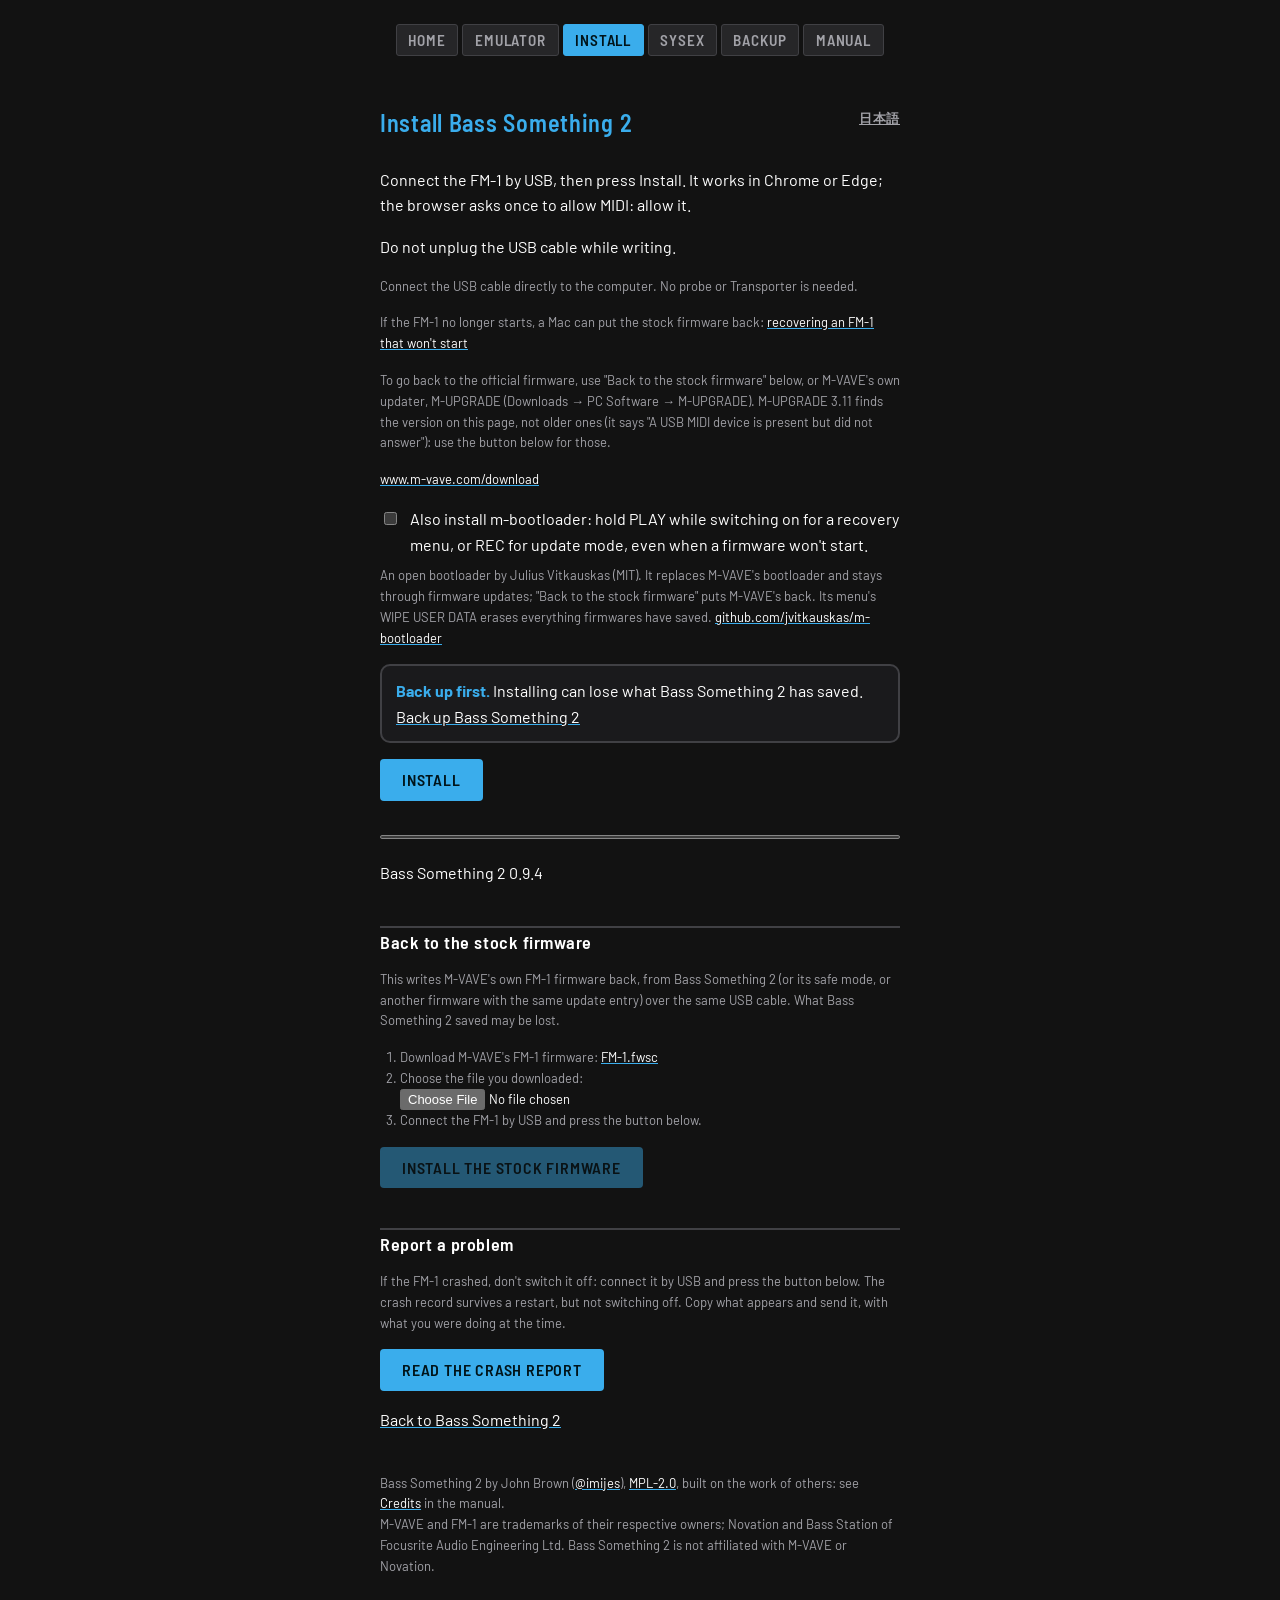
<file: install/index.html>
<!doctype html>
<!-- SPDX-License-Identifier: MPL-2.0
     Copyright (C) 2026 Charles Vestal
     Copyright (C) 2026 Leo Kuroshita (@kurogedelic), Hügelton Instruments
     A firmware's installer page: Felucca's (by way of X0X and FoMni-1), English first. tools/make_site.py fills in
     the firmware's name, source and credits ({{...}}) and inlines fm1pkg.js, fm1ota.js and the package's metadata. -->
<html lang="en">
<head>
<meta charset="utf-8">
<meta name="viewport" content="width=device-width, initial-scale=1">
<title>Install · Bass Something 2</title>
<meta name="description" content="Install Bass Something 2 on the M-VAVE FM-1 from Chrome or Edge, over USB.">
<meta property="og:type" content="website">
<meta property="og:site_name" content="Bass Something 2">
<meta property="og:title" content="Install · Bass Something 2">
<meta property="og:description" content="Install Bass Something 2 on the M-VAVE FM-1 from Chrome or Edge, over USB.">
<meta property="og:url" content="https://imijes.github.io/bass-something-2/install/">
<meta property="og:image" content="https://imijes.github.io/bass-something-2/manual/img/screen-home.png">
<meta property="og:image:alt" content="Bass Something 2 on the FM-1's screen: the HOME page">
<meta name="twitter:card" content="summary">
<style>
  /* light: the coral and the dim brown darkened just enough for 4.5:1 on the cream (and white on the coral) */
  :root { --bg: #faf4e8; --fg: #48392f; --dim: #6e5c4b; --accent: #b84a1e; --on-accent: #fff; --bad: #a3271b; --focus: #1f6fd1; }
  @media (prefers-color-scheme: dark) {
    :root:not([data-theme="light"]) { --bg: #1c1814; --fg: #f2e8d8; --dim: #b3a28e; --accent: #f28a5a; --on-accent: #2a140a; --bad: #ff8a73; --focus: #79adff; }
  }
  :root[data-theme="dark"] { --bg: #1c1814; --fg: #f2e8d8; --dim: #b3a28e; --accent: #f28a5a; --on-accent: #2a140a; --bad: #ff8a73; --focus: #79adff; }
  body { margin: 0; background: var(--bg); color: var(--fg);
         font: 16px/1.6 -apple-system, BlinkMacSystemFont, "Helvetica Neue", Arial, sans-serif; }
  main { max-width: 520px; margin: 0 auto; padding: 48px 16px 0; }
  footer { max-width: 520px; margin: 0 auto; padding: 24px 16px 48px; }
  h1 { font-size: 24px; font-weight: 600; margin: 0 0 24px; }
  .lang { float: right; font-size: 13px; color: var(--dim); cursor: pointer; text-decoration: underline; background: none; padding: 4px 0; }
  p { margin: 0 0 16px; }
  button { font: inherit; background: var(--accent); color: var(--on-accent); border: 0; border-radius: 999px; padding: 8px 22px; cursor: pointer; }
  button:disabled { opacity: .45; cursor: default; }
  :focus-visible { outline: 3px solid var(--focus); outline-offset: 2px; }
  a { color: inherit; }
  #alert { color: var(--bad); font-weight: 600; margin: 0; }
  #alert:empty { display: none; }
  .sr { position: absolute; width: 1px; height: 1px; overflow: hidden; clip: rect(0 0 0 0); white-space: nowrap; }
  #status { margin-top: 16px; min-height: 1.6em; }
  .small { color: var(--dim); font-size: 13px; }
  progress { width: 100%; height: 8px; margin-top: 16px; accent-color: var(--accent); }
  pre { color: var(--dim); font-size: 12px; white-space: pre-wrap; margin-top: 16px; }
  /* the log: its own scrolling box (an install is a few thousand lines), hidden until it has some */
  #log { max-height: 15em; overflow-y: auto; overscroll-behavior: contain; padding: 8px 10px; border-radius: 6px;
         border: 1px solid color-mix(in srgb, var(--dim) 35%, transparent); }
  #log:empty { display: none; }
  #portlist { list-style: none; padding: 0; }
  #portlist li { display: flex; gap: 10px; align-items: center; margin: 0 0 6px; }
  h2 { font-size: 18px; font-weight: 600; margin: 40px 0 12px; }
  ol { margin: 0 0 16px; padding-left: 20px; }
  textarea { width: 100%; box-sizing: border-box; font: 12px/1.4 ui-monospace, Menlo, monospace; color: var(--fg);
             background: transparent; border: 1px solid var(--dim); border-radius: 6px; padding: 8px; }
  input[type=file] { font: inherit; font-size: 13px; color: var(--fg); max-width: 100%; }
  .opt { display: flex; gap: 10px; align-items: flex-start; margin: 0 0 8px; }
  .opt input { margin-top: 6px; accent-color: var(--accent); }
  .backup { border: 2px solid var(--accent); border-radius: 10px; padding: 12px 14px; margin: 0 0 16px; }
  .backup strong { color: var(--accent); }
  dialog { max-width: 440px; border: 0; border-radius: 12px; padding: 24px; background: var(--bg); color: var(--fg);
           box-shadow: 0 8px 40px rgba(0, 0, 0, .35); }
  dialog::backdrop { background: rgba(0, 0, 0, .45); }
  dialog h2 { margin: 0 0 12px; }
  dialog .row { display: flex; gap: 12px; justify-content: flex-end; margin: 24px 0 0; }
  button.plain { background: none; color: var(--fg); border: 1px solid var(--dim); }
  @media (prefers-reduced-motion: reduce) { * { transition: none !important; animation: none !important; } }
</style>
<style>
@import url("https://fonts.googleapis.com/css2?family=Barlow:wght@400;600&family=Barlow+Semi+Condensed:wght@600;700&display=swap");
/* Bass Something 2's site in the firmware's own colours (app.c P_*): matte black, dark grey cards, grey names, white values,
 * Novation's cyan for what is live. Laid over fm1-base's pages by bs2/site/make_site.py: the manual and front page
 * (tools/manual_html.py's --paper, --ink ...) and the installer (web/installer.html's --bg, --fg ...) */
:root, :root:not([data-theme="light"]), :root[data-theme] {
  --paper: #121212; --sheet: #262628; --rule: #404044; --ink: #ffffff; --muted: #a2a2a8;
  --hot: #3aadec; --hot-t: #12364a; --cool: #3aadec; --cool-t: #1a2a2e; --hot-ink: #3aadec;
  --bg: #121212; --fg: #ffffff; --dim: #a2a2a8; --accent: #3aadec; --on-accent: #00141a; --bad: #ff7a6b;
  --focus: #3aadec;
  color-scheme: dark;
}
body { background: #121212; color: #ffffff; font-family: "Barlow", "Helvetica Neue", Arial, sans-serif; }
h1, h2, h3, th, .bs2-tabs a, button { font-family: "Barlow Semi Condensed", "Barlow", "Arial Narrow", sans-serif; }
h1 { color: var(--hot); letter-spacing: .03em; }
h2 { border-top: 2px solid var(--rule); letter-spacing: .03em; }
h2 .num { color: var(--hot); }
th { color: var(--muted); border-bottom: 2px solid var(--hot); }
td strong, p strong { color: #fff; }
a { color: #fff; text-decoration-color: var(--hot); }
a:hover { background: var(--hot-t); }
code, pre { background: var(--sheet); color: #e8e8ea; }
/* the screenshots: the FM-1's screen in a dark bezel */
figure.shot img { box-shadow: 0 0 0 1px var(--rule), 0 0 0 6px #000; border-radius: 2px; }
figcaption { color: var(--muted); }
/* the installer's buttons and boxes */
button { letter-spacing: .05em; text-transform: uppercase; border-radius: 4px; font-weight: 600; }
button.plain { border-color: var(--rule); }
.backup, #log, textarea { border-color: var(--rule); }
.backup { background: #1a1a1c; }
dialog { background: #1a1a1c; border: 1px solid var(--rule); }
/* the section tabs, as on the screen: grey cards, the page you're on lit cyan */
.bs2-tabs { max-width: 46rem; margin: 0 auto 1.6rem; padding: 0; list-style: none; display: flex; flex-wrap: wrap; gap: 4px; }
.bs2-tabs.narrow { max-width: 520px; margin: 0 auto; padding: 24px 16px 0; box-sizing: border-box; }
.bs2-tabs a { display: block; padding: .2em .75em; background: var(--sheet); border: 1px solid var(--rule); border-radius: 3px;
              color: var(--muted); text-decoration: none; font-weight: 600; font-size: .95rem; letter-spacing: .06em;
              text-transform: uppercase; }
.bs2-tabs a:hover { color: #fff; border-color: var(--hot); background: var(--sheet); }
.bs2-tabs a[aria-current] { background: var(--hot); border-color: var(--hot); color: #00141a; }
.bs2-sub { color: var(--muted); margin: -.2rem 0 1.2rem; letter-spacing: .02em; }
/* the tabs take the place of fm1-base's own header (the name and its links) */
.page > .site { display: none; }
</style>
</head>
<body>
<nav aria-label="Site"><ul class="bs2-tabs narrow"><li><a href="../">Home</a></li><li><a href="../emu/">Emulator</a></li><li><a href="../install/" aria-current="page">Install</a></li><li><a href="../sysex/">SysEx</a></li><li><a href="../backup/">Backup</a></li><li><a href="../manual/">Manual</a></li></ul></nav>
<main>
  <button type="button" class="lang" id="lang" lang="ja">日本語</button>
  <h1>Install Bass Something 2</h1>
  <p data-t="intro">Connect the FM-1 by USB, then press Install. It works in Chrome or Edge; the browser asks once to allow MIDI: allow it.</p>
  <p data-t="warn">Do not unplug the USB cable while writing.</p>
  <p class="small" data-t="direct"></p>
  <p class="small"><span data-t="brick"></span>
    <a href="https://github.com/hugelton/felucca-bsp/tree/main/tools" data-t="bricklink">recovering an FM-1 that won't start</a></p>
  <p class="small" data-t="back"></p>
  <p class="small"><a href="https://www.m-vave.com/download" target="_blank" rel="noopener">www.m-vave.com/download<span class="sr" data-t="newtab"> (opens in a new tab)</span></a></p>
  <div id="mbootopt" hidden>
    <p class="opt"><input type="checkbox" id="mboot"><label for="mboot" data-t="mboot"></label></p>
    <p class="small"><span data-t="mbootwhy"></span>
      <a href="https://github.com/jvitkauskas/m-bootloader" target="_blank" rel="noopener">github.com/jvitkauskas/m-bootloader<span class="sr" data-t="newtab"> (opens in a new tab)</span></a></p>
  </div>
  <p class="backup"><strong data-t="bakh">Back up first.</strong> <span data-t="confirmbak"></span>
    <a class="baklink" href="../backup/" target="_blank" rel="noopener"><span data-t="backuplink"></span><span class="sr" data-t="newtab"> (opens in a new tab)</span></a></p>
  <p><button type="button" id="go" disabled data-t="install">Install</button></p>
  <label class="sr" for="bar" data-t="progress">Progress</label>
  <progress id="bar" max="100" value="0"></progress>
  <p id="status" role="status"></p>
  <p id="alert" role="alert"></p>
  <pre id="log"></pre>
  <div id="portpick" hidden>
    <h2 data-t="pickh">Is the FM-1 under another name?</h2>
    <p class="small" data-t="pickwhy"></p>
    <ul id="portlist" class="small"></ul>
    <p id="pickstatus" role="status"></p>
  </div>
  <h2 data-t="stockh">Back to the stock firmware</h2>
  <p class="small" data-t="stockwhy"></p>
  <ol class="small">
    <li><span data-t="stock1"></span> <a id="stocklink" href="https://yms-file-store.oss-cn-hongkong.aliyuncs.com/software/firmware/FM-1.fwsc">FM-1.fwsc</a></li>
    <li><label for="stockfile" data-t="stock2">Choose the file you downloaded:</label><br><input type="file" id="stockfile" accept=".fwsc"></li>
    <li data-t="stock3"></li>
  </ol>
  <p><button type="button" id="stockgo" disabled data-t="stockinstall">Install the stock firmware</button></p>
  <h2 data-t="reporth">Report a problem</h2>
  <p class="small" data-t="reportwhy"></p>
  <p><button type="button" id="reportgo" data-t="reportread">Read the crash report</button>
    <button type="button" id="reportcopy" hidden data-t="reportcopy">Copy</button></p>
  <p id="reportstatus" role="status"></p>
  <label class="sr" for="report" data-t="reportlabel">Crash report</label>
  <textarea id="report" readonly hidden rows="14"></textarea>
  <p><a href="../" data-t="manual">Back to Bass Something 2</a></p>
</main>
<dialog id="appask" aria-labelledby="appaskh">
  <form method="dialog">
    <h2 id="appaskh"></h2>
    <div id="appaskt"></div>
    <div class="row" id="appaskrow"></div>
  </form>
</dialog>
<dialog id="confirm" aria-labelledby="confirmh">
  <form method="dialog">
    <h2 id="confirmh" data-t="confirmh"></h2>
    <p class="backup"><strong data-t="bakh">Back up first.</strong> <span data-t="confirmbak"></span>
      <a class="baklink" href="../backup/" target="_blank" rel="noopener"><span data-t="backuplink"></span><span class="sr" data-t="newtab"> (opens in a new tab)</span></a></p>
    <p class="opt"><input type="checkbox" id="bakok"><label for="bakok" data-t="bakok"></label></p>
    <p data-t="confirm1"></p>
    <p id="confirmboot" data-t="confirmboot"></p>
    <div class="row"><button type="submit" class="plain" value="cancel" data-t="confirmcancel"></button>
      <button type="submit" id="confirmgo" value="go" disabled data-t="confirmgo"></button></div>
  </form>
</dialog>
<footer>
  <p class="small">Bass Something 2 by John Brown (<a href="https://github.com/imijes" target="_blank" rel="noopener">@imijes<span class="sr" data-t="newtab"> (opens in a new tab)</span></a>), <a href="https://github.com/imijes/bass-something-2/blob/main/LICENSE" target="_blank" rel="noopener">MPL-2.0<span class="sr" data-t="newtab"> (opens in a new tab)</span></a>, built on the work of others: see <a href="../manual/#s13">Credits</a> in the manual.<br>
    M-VAVE and FM-1 are trademarks of their respective owners; Novation and Bass Station of Focusrite Audio Engineering Ltd. Bass Something 2 is not affiliated with M-VAVE or Novation.</p>
</footer>
<script type="module">
// SPDX-License-Identifier: MPL-2.0
// Copyright (C) 2026 Charles Vestal
// Copyright (C) 2026 Chris Farrell (the FM-1's usual port names, and other ports asked only once allowed: from
//   fm-static, github.com/seajaysec/fm-static, by his permission under MPL-2.0: seajaysec/fm-static#1)
//
// Finding FM-1s on Web MIDI, one copy for every page: fm1-base's installer (through fm1ota.js) and backup page, and
// the FM-1 Screen Reader's page (fm1-reader web/reader.js). fm1-reader keeps a copy of this file, made and checked by
// its tools/sync_announce.sh: change it here.
//
// A port is asked who it is in one of two ways:
//  - The screen reader's HELLO (fm1-reader PROTOCOL.md): F0 7D 53 52 01 01 F7. 7D is the ID for non-commercial use,
//    which other gear ignores, so a HELLO goes to every port, ASK_TRIES times while the port stays plugged in. Every
//    firmware on fm1-base answers it (device/announce.c) with its name and the link to its words file, whatever its
//    port is called. M-VAVE's firmware and the update loader don't.
//  - The update protocol's identity query (fm1ota.js handshake): M-VAVE's own SysEx, which the stock firmware and the
//    loader answer too. It goes only to an askable port: one with a usual name (PORT_NAMES), one the user picked, or
//    one that answered a HELLO.
// A HELLO answer is told from the HELLO itself by the name in it: a loopback (macOS's IAC bus, a DAW's MIDI through)
// sends the HELLO back as it went out, with no name.

// port names asked without being picked (any case, part of the name). "FM1": the Open firmware's "FM1 Community"
// The FM-1 firmwares of the family name their own port after themselves (an FM-1 running one shows as that name alone):
// "optimist", "sloop", "melodee", "loom-8" / "loom8", as tools/fm1ports.py asks them too.
const PORT_NAMES = ["fm-1", "fm1", "felucca", "ota", "composite", "sinco", "usb-midi", "optimist", "sloop", "melodee", "loom-8", "loom8"];
function usualName(name, names = PORT_NAMES) {
  const n = (name || "").toLowerCase();
  return names.some((p) => n.includes(p));
}

const livePorts = (map) => [...map.values()].filter((p) => p.state !== "disconnected");

// an input's output: the one with its name; else the only one with its name but for a number at the end (Windows
// numbers each port); else the only output there is. null: none
function outputFor(access, input) {
  const outs = livePorts(access.outputs);
  const bare = (s) => (s || "").replace(/\s+\d+$/, "");
  const same = outs.filter((o) => bare(o.name) === bare(input.name));
  return outs.find((o) => o.name === input.name) || (same.length === 1 ? same[0] : null) ||
    (outs.length === 1 ? outs[0] : null);
}

// every plugged-in input that has an output: [{ name, input, output }]
function pairs(access) {
  return livePorts(access.inputs).map((input) => ({ name: input.name || "", input, output: outputFor(access, input) }))
    .filter((p) => p.output);
}

// ---------------------------------------------------------------- the screen reader's HELLO (fm1-reader PROTOCOL.md)
const SR = [0x7D, 0x53, 0x52];
const SR_HELLO = 1, SR_BYE = 2, SR_WHERE = 3, SR_SAY = 16, SR_VER = 1;
const ASK_TRIES = 3;
const srFrame = (cmd, ...args) => [0xF0, ...SR, cmd, ...args, 0xF7];
const isSr = (d) => !!d && d[0] === 0xF0 && d[1] === SR[0] && d[2] === SR[1] && d[3] === SR[2];

// a HELLO answer -> { name, words } (words: the https link to its words file, or ""), or null when it is none: a
// HELLO sent back by a loopback has no name
function srHello(d) {
  if (!isSr(d) || d[4] !== SR_HELLO || d[d.length - 1] !== 0xF7) return null;
  const [name = "", words = ""] = String.fromCharCode(...Array.from(d.slice(6, d.length - 1)).filter((b) => b < 128))
    .split("\0");
  if (!name) return null;
  return { name, words: /^https:\/\/[^\s"']+\.json$/.test(words) ? words : "" };
}

// which outputs a HELLO goes to now: every output ASK_TRIES times after it appears, then only the ones that answered
// (a reader keeps those listening). Other gear on the computer gets three short SysEx it ignores, not one every two
// seconds. forget(id) when a port is unplugged or lost: it is asked again
class Asking {
  constructor(tries = ASK_TRIES) { this.tries = tries; this.n = new Map(); }
  due(output, answered = false) {
    const k = this.n.get(output.id) || 0;
    if (!answered && k >= this.tries) return false;
    this.n.set(output.id, k + 1);
    return true;
  }
  forget(id) { this.n.delete(id); }
  clear() { this.n.clear(); }
}

// one search: the port pairs that answer a HELLO -> [{ name, firmware, words, input, output }] (firmware: the name
// and version it gives, e.g. "X0X 1.1"). Asks up to `tries` times, `ms` apart, stopping when every port has answered;
// skip(name): ports not to ask. No BYE after it: a device stops by itself 5 s after the last HELLO, and a BYE would
// also stop a reader page that is listening to it
async function askAll(access, { ms = 500, tries = ASK_TRIES, skip = () => false } = {}) {
  const ps = pairs(access).filter((p) => !skip(p.name));
  const got = new Map();
  const ears = ps.map((p) => [p, (e) => {
    const h = srHello(e.data);
    if (h && !got.has(p.input)) got.set(p.input, { name: p.name, firmware: h.name, words: h.words, input: p.input, output: p.output });
  }]);
  for (const [p, f] of ears) {
    try { await p.input.open(); } catch (_) { /* taken: it answers nothing */ }
    p.input.addEventListener("midimessage", f);
  }
  try {
    for (let t = 0; t < tries && got.size < ps.length; t++) {
      const sent = new Set();
      for (const p of ps) {
        if (got.has(p.input) || sent.has(p.output)) continue;
        sent.add(p.output);
        try { p.output.send(srFrame(SR_HELLO, SR_VER)); } catch (_) { /* unplugged */ }
      }
      await new Promise((r) => setTimeout(r, ms));
    }
  } finally {
    for (const [p, f] of ears) p.input.removeEventListener("midimessage", f);
  }
  return [...got.values()];
}

// SPDX-License-Identifier: MPL-2.0
// Copyright (C) 2026 Charles Vestal
// Copyright (C) 2026 Leo Kuroshita (@kurogedelic), Hügelton Instruments
// Copyright (C) 2026 Chris Farrell (checkUfw: from fm-static, github.com/seajaysec/fm-static, MPL-2.0 by his permission, seajaysec/fm-static#1)
//
// FM-1 .fwsc packages in the browser: the package identity and the image the
// device reads during an update.

const BLOCKS = 20, BLK = 0x30, KEEP = 0x2F;

// the package identity ("FM-1_904"): one marker byte after each of the first 20 blocks
function productOf(fwsc) {
  if (fwsc.length < BLOCKS * BLK) throw new Error("not an FM-1 package (too short)");
  let s = "";
  for (let i = 0; i < BLOCKS; i++) {
    const m = fwsc[i * BLK + KEEP];
    if (m !== 0x7D) s += String.fromCharCode((m - i - 1) & 0xFF);
  }
  return s;
}

// the image the device addresses during an update: the .fwsc without the 20 marker bytes
function logicalImage(fwsc) {
  const out = new Uint8Array(fwsc.length - BLOCKS);
  for (let i = 0; i < BLOCKS; i++) out.set(fwsc.subarray(i * BLK, i * BLK + KEEP), i * KEEP);
  out.set(fwsc.subarray(BLOCKS * BLK), BLOCKS * KEEP);
  return out;
}

const T16 = new Uint16Array(256);
for (let i = 0; i < 256; i++) {
  let c = i << 8;
  for (let k = 0; k < 8; k++) c = c & 0x8000 ? (c << 1) ^ 0x1021 : c << 1;
  T16[i] = c & 0xFFFF;
}
const crc16 = (d) => { let c = 0; for (let i = 0; i < d.length; i++) c = ((c << 8) & 0xFFFF) ^ T16[((c >> 8) ^ d[i]) & 0xFF]; return c; };
const ufwDec = (b, n) => { for (let i = 0, k = 0xFFFF; i < n; i++) { b[i] ^= k & 0xFF; k = ((k << 1) ^ (k & 0x8000 ? 0x1021 : 0)) & 0xFFFF; } return b; };

// the part types whose CRC is crc16 of the part's bytes as stored (bsp/tools/fm1pkg.py ufw() writes types 0 flash.bin
// and 100 ota.bin so; M-VAVE's V15 stock file has 2 info.log, empty, and 255 tail.bin so too). M-VAVE's other parts
// (50 USR, 52 isd_config.ini, 161 blimit.bin, 251 script.ver) carry a CRC that is not crc16 of the stored bytes, nor of
// them deciphered, padded to the entry's size or 512, or seeded 0xFFFF (measured on V15); its scheme is unknown, and
// the FM-1's loader (bsp chip/ota.c ota_ufw) reads only types 0 and 100 from the list, so those parts are only
// required to lie inside the image
const CHECKED_TYPES = new Set([0, 2, 100, 255]);

// a damaged or wrong file, caught before anything is sent: the UFW header's CRC, its entry list's, and each part's
// (bsp/tools/fm1pkg.py ufw() writes them), for the part types in CHECKED_TYPES; every other part must lie inside
// the image. Throws an Error saying which; returns nothing when all match
function checkUfw(image) {
  const rd16 = (b, o) => b[o] | (b[o + 1] << 8);
  const rd32 = (b, o) => (b[o] | (b[o + 1] << 8) | (b[o + 2] << 16) | (b[o + 3] << 24)) >>> 0;
  if (image.length < 0x40) throw new Error("not an FM-1 package (too short)");
  const h = ufwDec(image.slice(0, 0x40), 0x40);
  if (crc16(h.subarray(2, 0x40)) !== rd16(h, 0)) throw new Error("not an FM-1 package (header checksum)");
  const n = rd16(h, 8), end = 0x40 + n * 0x50;
  if (!n || end > image.length || crc16(image.subarray(0x40, end)) !== rd16(h, 2)) throw new Error("the package's list of parts is damaged");
  for (let i = 0; i < n; i++) {
    const e = ufwDec(image.slice(0x40 + i * 0x50, 0x90 + i * 0x50), 0x50);
    const off = rd32(e, 8), len = rd32(e, 12);
    const type = rd16(e, 0);
    if (off + len > image.length) throw new Error(`the package is damaged (part ${type} outside the file)`);
    if (CHECKED_TYPES.has(type) && crc16(image.subarray(off, off + len)) !== rd16(e, 4))
      throw new Error(`the package is damaged (part ${type} checksum)`);
  }
}

// the UFW entries of a logical image, by type (0 flash.bin, 100 ota.bin): {off, len}. The header and the
// entry list are ciphered with key 0xFFFF (felucca-bsp chip/ota.c ota_jl_enc); the CRCs are not checked here
function ufwEntries(image) {
  const dec = (off, n) => ufwDec(image.slice(off, off + n), n);
  const rd16 = (b, o) => b[o] | (b[o + 1] << 8);
  const rd32 = (b, o) => (b[o] | (b[o + 1] << 8) | (b[o + 2] << 16) | (b[o + 3] << 24)) >>> 0;
  const out = {};
  const n = Math.min(rd16(dec(0, 0x40), 8), 11);
  for (let i = 0; i < n; i++) {
    const e = dec(0x40 + i * 0x50, 0x50);
    out[rd16(e, 0)] = { off: rd32(e, 8), len: rd32(e, 12) };
  }
  return out;
}

// M-VAVE's stock files (the .fwsc as downloaded) whose SHA-256 is pinned, by the product they carry (V15 and V16, as felucca-bsp's tools/fm1_rescue.py pins them). A file that says it is
// one of these must be that very file, byte for byte: the digest covers every file in it, the loader and the layout, so
// nothing else needs parsing. Other versions of M-VAVE's firmware are not pinned (checkUfw and the FM-1 itself check them)
const STOCK_FILES = {
  "FM-1_015": { size: 699956, sha256: "db1642b2b6fa5c2cccb11ffd13878068bb28601678d3644049f99dc40e7edb8a" },   // V15
  "FM-1_016": { size: 718196, sha256: "d017fb65e70aca97ee29d944470c3515a74581df5c0576bf70de917c7b2b61d5" },   // V16 (felucca-bsp tools/fm1_rescue.py's STOCK)
};

async function sha256hex(bytes) {
  const d = await crypto.subtle.digest("SHA-256", bytes);
  return [...new Uint8Array(d)].map((x) => x.toString(16).padStart(2, "0")).join("");
}

// a stock file by its checksum: true when its product is pinned and the size and SHA-256 are the pinned ones, false when
// the product has no pinned checksum; throws an Error (code "modified") when it is pinned and the file differs
function stockChecksum(product, size, sha256) {
  const pin = STOCK_FILES[product];
  if (!pin) return false;
  if (size !== pin.size || sha256 !== pin.sha256) {
    const e = new Error(`the file says it is ${product} but it is not M-VAVE's file (size or SHA-256 differs)`);
    e.code = "modified";
    throw e;
  }
  return true;
}

// SPDX-License-Identifier: MPL-2.0
// Copyright (C) 2026 Charles Vestal
// Copyright (C) 2026 Leo Kuroshita (@kurogedelic), Hügelton Instruments
// Copyright (C) 2026 Chris Farrell (finding the FM-1 under any port name, M-VAVE's Open firmware's identities, resume's
//   return check: from fm-static, github.com/seajaysec/fm-static, by his permission under MPL-2.0:
//   seajaysec/fm-static#1)
//
// The FM-1 USB-MIDI update protocol (M-UPGRADE compatible) over WebMIDI. Ports are found with fm1ports.js.
// Step 1: the running firmware reads parts of the package and stages the update
// loader. Step 2: the loader reads the whole image and writes it. In both steps
// the device sends cmd 0x30 read requests on the logical image and we answer.
// Step 2 is the fast install when the loader can (felucca-bsp loader/ldr_core.c, LDR_FAST_CHUNK): before the upgrade
// command we say cmd 0x31 [1, 4096]; a loader that answers it within 0.5 s reads a table of flash.bin's 4 KiB sectors
// (CRC16, CRC-32) at 0xD0000000 + flash.bin's offset, checks it against the package before anything is erased, and asks
// only for the sectors that differ, 4 KiB at a time (a cut-off install resumes: what was written is skipped); it says
// how far it compared with cmd 0x32 [sectors compared, all]. A loader that says nothing gets the classic protocol,
// unchanged; a package without a Felucca loader (M-VAVE's firmware: M-VAVE's loader) never hears the hello.


const HS_QUERY = [0xF0, 0x00, 0x32, 0x45, 0x00, 0x00, 0x00, 0x40, 0x7F, 0xF7];
// the handshake with the one-byte body 01 (00 59 11, length 1, 01, checksum FE): a firmware on felucca-bsp's chip/ota.c
// answers HS_QUERY with its name, '_' and three digits only ("FM-1_601": M-UPGRADE 3.11 refuses more) and this one with
// its whole identity ("FM-1_6010000"). M-VAVE's firmware, the update loaders and older builds don't answer it.
// (PERF-1's scheme: its installers and ours ask the same way)
const HS_FULL = [0xF0, 0x00, 0x32, 0x45, 0x08, 0x00, 0x00, 0x40, 0x00, 0x7E, 0x01, 0xF7];
const UPGRADE = [0xF0, 0x22, 0x24, 0x35, 0x7F, 0xF7];
const MAXDATA = 512;
const FAST_CMD = 0x31, CHECK_CMD = 0x32, FAST_CHUNK = 4096, TABLE = 0xD0000000, TABLE_END = 0xE0000000;
const LOADER_MARK = [..."FELUCCA-LOADER-1"].map((c) => c.charCodeAt(0));
const sleep = (ms) => new Promise((r) => setTimeout(r, ms));
const IS_OTA = (id) => /^ota-/i.test(id.model);

// an FM-1 paired over Bluetooth MIDI shows a port named "... Bluetooth" beside its USB one: it never answers an update
// (and a Mac lists the paired one first), so no port with that word is asked, picked, listed or tried
const IS_BLUETOOTH = (name) => /bluetooth/i.test(name || "");

// M-VAVE's FM1 Open firmware (V10, 2026-10): its updater takes only a package it has been told about
// first (cmd 49 reads its state, cmd 50 arms it with the image length and the package's SHA-256); then
// the update runs as usual. Only M-VAVE's own FM-1 firmware is installed over it: its loader rewrites the
// whole flash, boot head included, which returns the FM-1 to stock.
const OPEN_RE = /^FM1_(OFFICIAL_OPEN|COMMUNITY_\d+)$/;
// M-VAVE's own Open firmware reports "FM-1_80000" and two digits (V14: FM-1_8000014; M-VAVE's Workbench treats it as
// open too); its update loader names itself "ota-FM1C_" and a build id in hex, not digits
const MVAVE_OPEN_RE = /^FM-1_80000\d\d$/;
const OPEN_LOADER_RE = /^ota-FM1C_[0-9a-f]+$/;
// The ports asked (fm1ports.js): a usual name (PORT_NAMES), a port the page allows (allow), one that appears during an
// update (see watch), or one that answers the screen reader's HELLO (answering: every fm1-base firmware does)
// M-VAVE's FM-1 firmware, any version: "FM-1_0" and two digits ("FM-1_016"; fm1-base's dev builds are
// "FM-1_x00", its releases longer; m-bootloader's installer is FM-1_099). Whether a package is safe to write is the device's to check
// (felucca-bsp chip/ota.c: a well-made writer, a bootable boot area), not a list of known files
const IS_STOCK = (product) => /^FM-1_0\d\d$/.test(product) && product !== "FM-1_099";

// the update loader of M-VAVE's own firmware: the stock one ("ota-FM-1_0" and two digits) and the Open firmware's (OPEN_LOADER_RE).
// Their layout of the image may differ from the one this package was made for, so a device found waiting in one of them is
// written only a package of M-VAVE's own firmware (IS_STOCK: the return to the stock firmware), never another firmware's
const IS_MVAVE_LOADER = (id) => /^ota-FM-1_0\d\d$/i.test(id.text) || OPEN_LOADER_RE.test(id.text);

// errors carry a code the pages translate: notfound, model, stopped, noloader, lost, noreturn,
// mismatch (detail: the identity the device reports), badreq, foreign (detail: the loader's identity)
function fail(code, msg, detail = "") { const e = new Error(msg); e.code = code; e.detail = detail; return e; }

function pack7(data) {
  const out = []; let acc = 0, nb = 0;
  for (const b of data) {
    acc |= b << nb; nb += 8;
    while (nb >= 7) { out.push(acc & 0x7F); acc >>>= 7; nb -= 7; }
  }
  if (nb) out.push(acc & 0x7F);
  return out;
}

function unpack7(s) {
  const out = []; let acc = 0, nb = 0;
  for (const b of s) {
    acc |= (b & 0x7F) << nb; nb += 7;
    while (nb >= 8) { out.push(acc & 0xFF); acc >>>= 8; nb -= 8; }
  }
  return out;
}

function response(addr, data, fl = 0) {
  const len = data.length;
  const body = [0x00, 0x59, 0x30, (len + 8) & 0xFF, ((len + 8) >> 8) & 0xFF, 0, fl,
    addr & 0xFF, (addr >>> 8) & 0xFF, (addr >>> 16) & 0xFF, (addr >>> 24) & 0xFF,
    len & 0xFF, (len >> 8) & 0xFF, 0, ...data];
  let s = 0;
  for (let i = 6; i < body.length; i++) s += body[i];
  body.push(~s & 0xFF);
  return [0xF0, ...pack7(body), 0xF7];
}

function parseRequest(pkt) {
  if (pkt[0] !== 0xF0 || pkt[pkt.length - 1] !== 0xF7) return null;
  const u = unpack7(pkt.slice(1, -1));
  if (u.length !== 15 || u[0] !== 0 || u[1] !== 0x59 || u[2] !== 0x30) return null;
  let s = 0;
  for (let i = 6; i < 14; i++) s += u[i];
  if ((~s & 0xFF) !== u[14]) return null;
  return { fl: u[6], addr: (u[7] | (u[8] << 8) | (u[9] << 16) | (u[10] << 24)) >>> 0, len: u[11] | (u[12] << 8) | (u[13] << 16) };
}

function parseIdentity(pkt) {
  const d = unpack7(pkt.slice(1, -1));
  if (d.length !== 34 || d[0] !== 0 || d[1] !== 0x59 || d[2] !== 0x11) return null;
  const z = d.indexOf(0, 6);                     // the text up to its first zero (bytes after it may carry data)
  const txt = String.fromCharCode(...d.slice(6, z < 0 || z > 33 ? 33 : z));
  if (OPEN_RE.test(txt)) return { text: txt, model: "FM-1", version: 0, open: true };
  if (OPEN_LOADER_RE.test(txt)) return { text: txt, model: "ota-FM1C", version: 0, open: true };
  const m = /^([^_]+)_(\d+)$/.exec(txt);
  if (!m) return null;
  return { text: txt, model: m[1], version: parseInt(m[2], 10), ...(MVAVE_OPEN_RE.test(txt) ? { open: true } : {}) };
}

// the resource region (device/res.c; fm1.toml resources): NAME-res.bin, written after an update as a restore is
// (web/backup): RES_REQ with the payload's length and CRC-32, then the FM-1's reads (the payload's offsets) until it
// reads RES_OK, or RES_FAIL | its code. After Melodee's web/fm1res.js and its installer step (Kerem Kilic, Ellic
// Studio; used in fm1-base under MPL-2.0 with permission)
const RES_REQ = 0x44, RES_MAGIC = 0x31534552, RES_HEAD = 32, RES_OK = 0xC0000000, RES_FAIL = 0xCF000000;
const CRC32_T = (() => {
  const t = new Uint32Array(256);
  for (let n = 0; n < 256; n++) { let c = n; for (let k = 0; k < 8; k++) c = c & 1 ? 0xEDB88320 ^ (c >>> 1) : c >>> 1; t[n] = c >>> 0; }
  return t;
})();
function crc32(d) {                                // zlib's
  let c = 0xFFFFFFFF;
  for (let i = 0; i < d.length; i++) c = CRC32_T[(c ^ d[i]) & 0xFF] ^ (c >>> 8);
  return (c ^ 0xFFFFFFFF) >>> 0;
}
const rd32 = (b, o) => (b[o] | b[o + 1] << 8 | b[o + 2] << 16 | b[o + 3] << 24) >>> 0;
const le32 = (v) => [v & 0xFF, (v >>> 8) & 0xFF, (v >>> 16) & 0xFF, (v >>> 24) & 0xFF];
// a NAME-res.bin, its header checked (magic, the header's CRC, the payload's length and CRC) -> {payload, crc};
// throws (code "resbad") on anything else (tools/fm1_resources.py payload_of)
function resPayload(region) {
  const bad = () => fail("resbad", "not a resource file, or a damaged one");
  if (region.length < RES_HEAD || rd32(region, 0) !== RES_MAGIC || rd32(region, 28) !== crc32(region.subarray(0, 28))) throw bad();
  const len = rd32(region, 4), crc = rd32(region, 8), payload = region.subarray(RES_HEAD, RES_HEAD + len);
  if (payload.length !== len || crc32(payload) !== crc) throw bad();
  return { payload, crc };
}

// one MIDI in/out pair with a SysEx queue
class Link {
  constructor(input, output) {
    this.input = input; this.output = output; this.q = []; this.waiter = null;
    input.onmidimessage = (ev) => {
      if (ev.data[0] !== 0xF0) return;
      this.q.push(Array.from(ev.data));
      if (this.waiter) { const w = this.waiter; this.waiter = null; w(); }
    };
  }
  get lost() { return this.input.state === "disconnected" || this.output.state === "disconnected"; }
  // false when the port is gone (unplugged): WebMIDI throws on a disconnected output
  send(bytes) {
    try { this.output.send(bytes); return true; } catch (_) { return false; }
  }
  drain() { this.q.length = 0; }
  async read(ms) {
    if (!this.q.length) {
      let tm;
      await Promise.race([new Promise((r) => { this.waiter = r; }), new Promise((r) => { tm = setTimeout(r, ms); })]);
      clearTimeout(tm);
      this.waiter = null;
    }
    return this.q.shift() || null;
  }
  close() { this.input.onmidimessage = null; }
}

// send a handshake -> the identity answered, null (no answer in ms), false (the send failed)
async function ask(link, query, ms) {
  if (!link.send(query)) return false;
  const end = Date.now() + ms;
  while (Date.now() < end) {
    const p = await link.read(end - Date.now());
    if (!p) break;
    const id = parseIdentity(p);
    if (id) return id;
  }
  return null;
}

// the identity: HS_QUERY, then HS_FULL when the answer is NAME_ and three digits (a firmware on chip/ota.c tells its
// whole identity so); the plain answer when nothing answers HS_FULL (M-VAVE's, an older build)
// the identity a device answered is the package's: the whole of it, or NAME_ and three digits that start it (a firmware
// that never answered HS_FULL; fm1_install.py's check, the same)
const sameId = (text, product) => text === product || (/^[^_]+_\d{3}$/.test(text) && product.startsWith(text));

async function handshake(link, tries = 3) {
  link.drain();
  for (let t = 0; t < tries; t++) {
    const id = await ask(link, HS_QUERY, 1000);
    if (id === false) return null;
    if (id === null) continue;
    if (IS_OTA(id) || !/^[^_]+_\d{3}$/.test(id.text)) return id;
    const full = await ask(link, HS_FULL, 600);
    return full && full.model === id.model && full.text.startsWith(id.text) ? full : id;
  }
  return null;
}

function frame(cmd, payload = []) {
  let s = 0;
  for (const b of payload) s += b;
  return [0xF0, ...pack7([0x00, 0x59, cmd, payload.length & 0xFF, payload.length >> 8, 0, ...payload, ~s & 0xFF]), 0xF7];
}

const FAST_HELLO = frame(FAST_CMD, [1, FAST_CHUNK & 0xFF, FAST_CHUNK >> 8]);

// any frame in the update protocol's framing, its checksum checked -> {cmd, body}, or null
function parseFrame(pkt) {
  if (pkt[0] !== 0xF0 || pkt[pkt.length - 1] !== 0xF7) return null;
  const u = unpack7(pkt.slice(1, -1));
  if (u.length < 7 || u[0] !== 0 || u[1] !== 0x59) return null;
  const n = u[3] | (u[4] << 8) | (u[5] << 16);
  if (u.length !== 7 + n) return null;
  let s = 0;
  for (let i = 6; i < 6 + n; i++) s += u[i];
  return (~s & 0xFF) === u[6 + n] ? { cmd: u[2], body: u.slice(6, 6 + n) } : null;
}

// the UFW's CRC16 (XMODEM: poly 0x1021, init 0), as felucca-bsp chip/ota.c ota_crc16
const UFW_CRC16_T = (() => {
  const t = new Uint16Array(256);
  for (let n = 0; n < 256; n++) { let c = n << 8; for (let k = 0; k < 8; k++) c = c & 0x8000 ? (c << 1) ^ 0x1021 : c << 1; t[n] = c & 0xFFFF; }
  return t;
})();
function ufwCrc16(d, c = 0) {   // (not crc16: fm1pkg.js has one, and the installer page inlines both)
  for (let i = 0; i < d.length; i++) c = (UFW_CRC16_T[((c >> 8) ^ d[i]) & 0xFF] ^ (c << 8)) & 0xFFFF;
  return c;
}

// the fast install's table: n entries, one per 4 KiB sector of the image from off: [CRC16, CRC-32] little-endian
function sectorTable(image, off, n) {
  const t = [];
  for (let k = 0; k < n; k++) {
    const sec = image.subarray(off + k * FAST_CHUNK, off + (k + 1) * FAST_CHUNK), c = ufwCrc16(sec);
    t.push(c & 0xFF, c >> 8, ...le32(crc32(sec)));
  }
  return t;
}

// the package brings a Felucca update loader (its marker): only that loader hears the fast install's hello
function hasLoader(image) {
  outer: for (let i = image.indexOf(LOADER_MARK[0]); i >= 0 && i + LOADER_MARK.length <= image.length;
    i = image.indexOf(LOADER_MARK[0], i + 1)) {
    for (let k = 1; k < LOADER_MARK.length; k++) if (image[i + k] !== LOADER_MARK[k]) continue outer;
    return true;
  }
  return false;
}

// the fast install's word: true when the loader answers it within 0.5 s (it holds for the next session); an older
// loader, or one still in a fast session it kept (it asks 4 KiB all the same: serve takes them), says nothing
async function fastHello(link) {
  link.drain();
  if (!link.send(FAST_HELLO)) return false;
  const end = Date.now() + 500;
  while (Date.now() < end) {
    const p = await link.read(end - Date.now());
    if (!p) break;
    const f = parseFrame(p);
    if (f && f.cmd === FAST_CMD && f.body.length === 3 && f.body[0] === 1 && (f.body[1] | (f.body[2] << 8)) >= FAST_CHUNK) return true;
  }
  return false;
}

// send a command -> the payload of its reply, or null
async function query(link, cmd, payload = []) {
  link.drain();
  if (!link.send(frame(cmd, payload))) return null;
  const end = Date.now() + 1500;
  while (Date.now() < end) {
    const p = await link.read(end - Date.now());
    if (!p) break;
    if (p[0] !== 0xF0 || p[p.length - 1] !== 0xF7) continue;
    const u = unpack7(p.slice(1, -1));
    if (u.length < 7 || u[0] !== 0 || u[1] !== 0x59 || u[2] !== cmd) continue;
    let s = 0;
    for (let i = 6; i < u.length; i++) s += u[i];
    if ((s & 0xFF) === 0xFF) return u.slice(6, 6 + (u[3] | (u[4] << 8)));
  }
  return null;
}

class Updater {
  constructor(access, log) {
    this.access = access;
    this.log = log || (() => {});
    this.names = PORT_NAMES.slice();        // the usual names (setNames adds the user's own)
    this.allowed = new Set();               // ports the user picked although their names are none of the usual ones
    this.baseline = null;                   // the ports when an update started (watch)
    this.answered = new Set();              // ports found by answering() (a page may remember them, as the user's picks)
    this.classic = false;                   // never the fast install (write)
    this.pause = 10;                        // ms before each answer of the classic protocol (tests: 0)
  }

  setNames(list) { this.names = [...PORT_NAMES, ...list.map((x) => String(x).trim().toLowerCase()).filter(Boolean)]; }
  allow(name) { this.allowed.add(name); }
  usual(name) { return usualName(name, this.names); }

  // the port names now: an FM-1 restarting into its update loader and back can come back under another name (the loader
  // has another USB id, and macOS names a port from its own cache, by USB id and socket). Until unwatch(), a port that
  // was not there now is asked too
  watch() { this.baseline = new Set(livePorts(this.access.inputs).map((i) => i.name || "")); }
  unwatch() { this.baseline = null; }

  // the port names that have an input and an output, whatever they are called (for a list to pick from)
  ports() { return [...new Set(pairs(this.access).map((p) => p.name))].filter((n) => !IS_BLUETOOTH(n)); }

  // never probe other gear: a usual name, a port the user allowed or that answered a HELLO, or one that appeared during
  // an update; never a Bluetooth MIDI port
  askable(name) { return !IS_BLUETOOTH(name) && (this.usual(name) || this.allowed.has(name) || (!!this.baseline && !this.baseline.has(name || ""))); }

  // FM-1s on ports of any name: the ones that answer the screen reader's HELLO (fm1ports.js askAll; every fm1-base
  // firmware does), allowed from then on -> their port names (also kept in this.answered)
  async answering() {
    const got = await askAll(this.access, { skip: (n) => this.askable(n) || IS_BLUETOOTH(n) });
    for (const g of got) { this.allow(g.name); this.answered.add(g.name); }
    return got.map((g) => g.name);
  }

  // find(), and when nothing answers on the ports asked, again after asking the others for a HELLO
  async findAny(filter) {
    return (await this.find(filter)) || ((await this.answering()).length ? await this.find(filter) : null);
  }

  // ask one port who it is (allowing it): -> its identity, or null
  async probe(name) {
    this.allow(name);
    const dev = await this.find(null, name);
    if (!dev) return null;
    dev.link.close();
    return dev.id;
  }

  // every in/out pair with the same port name that answers the handshake (only: the port called only)
  async find(filter, only) {
    for (const input of livePorts(this.access.inputs)) {
      if (IS_BLUETOOTH(input.name) || (only != null ? input.name !== only : !this.askable(input.name))) continue;
      const output = outputFor(this.access, input);
      if (!output) continue;
      try { await input.open(); await output.open(); } catch (_) { continue; }
      const link = new Link(input, output);
      const id = await handshake(link, 2);
      if (id && (!filter || filter(id))) return { link, id, name: input.name };
      link.close();
    }
    return null;
  }

  // a device back from an update that answered only NAME_ and three digits, the start of the identity it should have
  // (product): asked again for its whole identity, for up to ms. Its first boot can be slow to answer HS_FULL (a
  // firmware setting up its store after another firmware's: flash erased with the interrupts off), and handshake waits
  // only 600 ms for it. The link closed after.
  async settle(back, product, ms = 10000) {
    const end = Date.now() + ms;
    while (back.id.text !== product && product.startsWith(back.id.text) && Date.now() < end) {
      await sleep(500);
      const full = await ask(back.link, HS_FULL, 1500);
      if (full === false) break;
      if (full && full.model === back.id.model && full.text.startsWith(back.id.text)) back.id = full;
    }
    back.link.close();
  }

  async waitFor(filter, ms) {
    const end = Date.now() + ms;
    while (Date.now() < end) {
      const dev = await this.find(filter);
      if (dev) return dev;
      await sleep(1000);
    }
    return null;
  }

  // serve read requests until the device asks for one of the finish addresses; stops early
  // when the port disappears (lost: true) instead of waiting out idleMs. The update loader (opt.loader) may also ask
  // 4 KiB reads and the sector table (the fast install: one it said yes to, opt.fast, or a fast session it kept) and
  // say how far it compared (cmd 0x32 -> opt.onCheck(k, n)); onProgress(served, bytes, addr, len)
  async serve(link, image, finishAddr, idleMs, onProgress, opt = {}) {
    let served = 0, bytes = 0, last = Date.now();
    for (;;) {
      const pkt = await link.read(1000);
      if (!pkt) {
        if (link.lost) return { served, finished: false, lost: true };
        if (Date.now() - last > idleMs) return { served, finished: false };
        continue;
      }
      const r = parseRequest(pkt);
      if (!r) {
        const f = opt.loader && opt.onCheck ? parseFrame(pkt) : null;
        if (f && f.cmd === CHECK_CMD && f.body.length === 4) {
          last = Date.now();
          opt.onCheck(f.body[0] | (f.body[1] << 8), f.body[2] | (f.body[3] << 8));
        }
        continue;
      }
      last = Date.now();
      if (r.addr === 0xE0000000 || r.addr === 0xF0000000) {
        link.send(response(r.addr, [...new TextEncoder().encode("success"), 0]));
        if (r.addr === finishAddr) return { served, finished: true };
        continue;
      }
      let data;
      if (opt.loader && r.addr >= TABLE && r.addr < TABLE_END) {
        const off = r.addr - TABLE, n = Math.floor(r.len / 6);
        if (!r.len || r.len % 6 || r.len > FAST_CHUNK || off + n * FAST_CHUNK > image.length) throw fail("badreq", `bad table request ${off.toString(16)}+${r.len}`);
        data = sectorTable(image, off, n);
      } else {
        if (r.len > (opt.loader ? FAST_CHUNK : MAXDATA) || r.addr + r.len > image.length) throw fail("badreq", `bad request ${r.addr.toString(16)}+${r.len}`);
        data = Array.from(image.subarray(r.addr, r.addr + r.len));
      }
      if (!opt.fast && this.pause) await sleep(this.pause);
      if (!link.send(response(r.addr, data, r.fl))) {
        return { served, finished: false, lost: true };
      }
      served++;
      bytes += r.len;
      if (onProgress) onProgress(served, bytes, r.addr, r.len);
    }
  }

  // full install: running firmware -> loader -> new firmware
  async install(image, product, onStep, sha256) {
    const step = onStep || (() => {});
    const dev = await this.findAny((id) => !IS_OTA(id));
    if (!dev) throw fail("notfound", "FM-1 not found (USB cable, and no other app using it?)");
    const [model] = product.split("_");
    if (dev.id.model !== model) { dev.link.close(); throw fail("model", `the device is ${dev.id.text}, the package is for ${product}`); }
    if (dev.id.open) await this.arm(dev, image, product, sha256);
    try { return await this.stages(dev, image, product, step); } finally { this.unwatch(); }
  }

  async stages(dev, image, product, step) {
    this.watch();
    step("start", dev.id.text);
    dev.link.send(UPGRADE);
    await sleep(2000);
    const s1 = await this.serve(dev.link, image, 0xE0000000, 8000, (n, b) => step("verify", n, b));
    dev.link.close();
    if (!s1.finished) throw fail(s1.lost ? "lost" : "stopped", `the device ${s1.lost ? "was disconnected" : "stopped"} after ${s1.served} requests: nothing was written`);
    step("loader");
    await sleep(3000);
    const ota = await this.waitFor(IS_OTA, 30000);
    if (!ota) throw fail("noloader", "the update loader did not appear. Replug the USB cable and press Install again: the device stays in update mode until it is finished.");
    const s2 = await this.write(ota, image, step);
    if (!s2.finished) throw fail(s2.lost ? "lost" : "stopped", `the loader ${s2.lost ? "was disconnected" : "stopped"} after ${s2.served} requests. Replug and press Install again to resume.`);
    step("reboot");
    await sleep(3000);
    const back = await this.waitFor((id) => !IS_OTA(id), 40000);
    if (!back) throw fail("noreturn", "the device did not come back: power-cycle it");
    await this.settle(back, product);
    if (!sameId(back.id.text, product)) throw fail("mismatch", `installed, but the device reports ${back.id.text}`, back.id.text);
    step("done", back.id.text);
    return back.id.text;
  }

  // m-bootloader (github.com/jvitkauskas/m-bootloader, MIT) after an install: the running firmware (product)
  // stages the package's installer (no flash.bin: any well-made writer, felucca-bsp chip/ota.c) and resets; the bootloader
  // runs it, it rewrites the boot area [0, 0x4000) only and restarts into the firmware. It never talks to us:
  // we wait for the firmware to come back. A firmware that does not know it refuses it, and nothing is written.
  async installBoot(image, product, onStep) {
    this.watch();
    try { return await this.bootStages(image, product, onStep || (() => {})); } finally { this.unwatch(); }
  }

  async bootStages(image, product, step) {
    const dev = await this.waitFor((id) => !IS_OTA(id) && id.text === product, 40000);
    if (!dev) throw fail("noreturn", "the device did not come back: power-cycle it");
    step("bootstart");
    dev.link.send(UPGRADE);
    await sleep(2000);
    const s = await this.serve(dev.link, image, 0xE0000000, 8000);
    dev.link.close();
    if (!s.finished) throw fail(s.lost ? "lost" : "bootrefused", `m-bootloader: the device stopped after ${s.served} requests: nothing was written`);
    step("bootwrite");
    await sleep(3000);
    const back = await this.waitFor((id) => !IS_OTA(id), 40000);
    if (!back) throw fail("noreturn", "the device did not come back: power-cycle it");
    back.link.close();
    step("bootdone", back.id.text);
    return back.id.text;
  }

  // M-VAVE's Open firmware: allow the update of M-VAVE's own firmware (sha256: the package file's, hex)
  async arm(dev, image, product, sha256) {
    if (!IS_STOCK(product) || !/^[0-9a-f]{64}$/.test(sha256 || "")) {
      dev.link.close();
      throw fail("open", `This FM-1 runs M-VAVE's ${dev.id.text} firmware. Put the stock firmware back first ("Back to the stock firmware"), then install this.`, dev.id.text);
    }
    const cap = await query(dev.link, 49);
    if (!cap || cap.length !== 47 || String.fromCharCode(...cap.slice(0, 4)) !== "FMC1" || cap[6] !== 0) {
      dev.link.close();
      throw fail("stopped", `${dev.id.text} did not accept the update: nothing was written`);
    }
    const n = image.length;
    const tag = sha256.match(/../g).map((h) => parseInt(h, 16));
    const ack = await query(dev.link, 50, [1, cap[5], n & 0xFF, (n >>> 8) & 0xFF, (n >>> 16) & 0xFF, (n >>> 24) & 0xFF, ...tag]);
    if (!ack || ack.length !== 1 || ack[0] !== 0) {
      dev.link.close();
      throw fail("stopped", `${dev.id.text} refused the package: nothing was written`);
    }
  }

  // the resource region after an install (resPayload's file): once the FM-1 runs product, RES_REQ, then its reads
  // answered -> 0 written (or there already), else the FM-1's code (device/res.c: 2 transfer, 7 erase, 8 write,
  // 10 playing, 20 another build's, 21 the store's move not done, 22 the check). Throws noreturn, lost, stopped, badreq
  async installRes(region, product, onProgress) {
    const { payload, crc } = resPayload(region);
    const dev = await this.waitFor((id) => !IS_OTA(id) && id.text === product, 40000);
    if (!dev) throw fail("noreturn", "the device did not come back: power-cycle it");
    const { link } = dev;
    try {
      link.drain();
      link.send(frame(RES_REQ, [...le32(payload.length), ...le32(crc)]));
      let last = Date.now(), idle = 10000;                /* (the first read after the region's erase) */
      for (;;) {
        const pkt = await link.read(500);
        if (!pkt) {
          if (link.lost) throw fail("lost", "the device was disconnected");
          if (Date.now() - last > idle) throw fail("stopped", "the device stopped asking for the resources");
          continue;
        }
        const r = parseRequest(pkt);
        if (!r) continue;
        last = Date.now(); idle = 10000;
        const top = (r.addr & 0xFF000000) >>> 0;
        if (top === RES_OK || top === RES_FAIL) {
          link.send(response(r.addr, [...new TextEncoder().encode("success"), 0], r.fl));
          return top === RES_OK ? 0 : (r.addr & 0xFFFF) || 99;
        }
        if (r.len > MAXDATA || r.addr + r.len > payload.length) throw fail("badreq", `bad request ${r.addr.toString(16)}+${r.len}`);
        if (!link.send(response(r.addr, Array.from(payload.subarray(r.addr, r.addr + r.len)), r.fl))) throw fail("lost", "the device was disconnected");
        if (onProgress) onProgress(((r.addr + r.len) * 100) / payload.length);
      }
    } finally { link.close(); }
  }

  // step 2 with the loader found by find()/waitFor(): the fast install when the loader answers its hello (not with
  // this.classic, nor for a package without a Felucca loader), else the classic one. step("write", served, bytes) as
  // before; in the fast install step("write", served, bytes, pct) with pct the share of the app area compared or
  // written (0..99, never back), and step("mode", "fast" | "classic") first
  async write(ota, image, step) {
    const fast = !this.classic && hasLoader(image) && await fastHello(ota.link);
    step("mode", fast ? "fast" : "classic");
    let pct = 0, off = null, n = 0;
    const show = (p, served, bytes) => { if (p > pct) { pct = p; step("write", served, bytes, pct); } };
    const onRead = (served, bytes, addr, len) => {
      if (addr >= TABLE && addr < TABLE_END) { off = addr - TABLE; n = Math.floor(len / 6); }
      else if (off !== null) { if (n && addr >= off) show(Math.min(99, Math.floor(((Math.floor((addr - off) / FAST_CHUNK) + 1) * 100) / n)), served, bytes); }
      else step("write", served, bytes);
    };
    const onCheck = (k, total) => { if (total) show(Math.min(99, Math.floor((k * 100) / total)), 0, 0); };
    ota.link.send(UPGRADE);
    await sleep(fast ? 50 : 2000);
    const s2 = await this.serve(ota.link, image, 0xF0000000, 180000, onRead, { loader: true, fast, onCheck });
    ota.link.close();
    return s2;
  }

  // resume: the device is already in update mode (loader) -> true when the write finished. With the product, a loader of
  // M-VAVE's own firmware is refused unless the product is M-VAVE's too (foreign), and the
  // FM-1 has to come back running it (as at the end of install)
  async resume(image, onStep, product) {
    const step = onStep || (() => {});
    const ota = await this.find(IS_OTA);
    if (!ota) return false;
    if (product && !IS_STOCK(product) && IS_MVAVE_LOADER(ota.id)) {
      ota.link.close();
      throw fail("foreign", `the FM-1 is in the update mode of M-VAVE's own firmware (${ota.id.text}) and this package is not for it: nothing was written`, ota.id.text);
    }
    this.watch();
    try {
      if (!(await this.write(ota, image, step)).finished) return false;
      if (product) {
        step("reboot");
        await sleep(3000);
        const back = await this.waitFor((id) => !IS_OTA(id), 40000);
        if (!back) throw fail("noreturn", "the device did not come back: power-cycle it");
        await this.settle(back, product);
        if (!sameId(back.id.text, product)) throw fail("mismatch", `written, but the device reports ${back.id.text}`, back.id.text);
        step("done", back.id.text);
      }
      return true;
    } finally { this.unwatch(); }
  }
}

const $ = (id) => document.getElementById(id);
const TEXT = {
  ja: {
    intro: "FM-1 を USB で接続し、「インストール」を押してください。Chrome か Edge で使えます。ブラウザが MIDI の使用許可を一度求めるので、許可してください。",
    newtab: "（新しいタブで開きます）", progress: "進行状況", pct: " {n}%",
    warn: "書き込み中は USB を抜かないでください。",
    install: "インストール", other: "English",
    manual: "Bass Something 2 のページへ",
    direct: "USB ケーブルはパソコンに直接つないでください。Probe や Transporter などの機材は不要です。",
    brick: "万一 FM-1 が起動しなくなった場合は、Mac から標準ファームウェアに戻せます:",
    bricklink: "起動しない FM-1 の復旧（英語）",
    back: "公式ファームウェアに戻すには、このページ下の「純正ファームウェアに戻す」か、M-VAVE 公式のアップデーター M-UPGRADE（Downloads → PC Software → M-UPGRADE）を使います。M-UPGRADE 3.11 はこのページのバージョンを見つけますが、それより古いバージョンは見つけられません（「A USB MIDI device is present but did not answer」と表示されます）。その場合はこのページ下のボタンを使ってください。",
    stockh: "純正ファームウェアに戻す",
    stockwhy: "M-VAVE の FM-1 ファームウェアを、Bass Something 2（またはそのセーフモード）から同じ USB ケーブルで書き込みます。Bass Something 2 で保存したものは消えることがあります。",
    stock1: "M-VAVE の FM-1 ファームウェアをダウンロード:",
    stock2: "ダウンロードしたファイルを選ぶ:",
    stock3: "FM-1 を USB で接続し、下のボタンを押す。",
    stockinstall: "純正ファームウェアを書き込む",
    stockok: "M-VAVE の FM-1 ファームウェアです。チェックサムが一致しました。ボタンを押してください。",
    stockbad: "これは M-VAVE の FM-1 ファームウェアのファイルではありません。上のリンクのファイルを選んでください。",
    stockdone: "完了。FM-1 は純正ファームウェアで起動しました。",
    nomidi: "このブラウザでは使えません。Chrome か Edge で開いてください。", loadfail: "読み込めませんでした: ",
    start: "開始します", verify: "確認中", loader: "書き込みモードに切り替え中", write: "書き込み中",
    reboot: "再起動中", done: "完了しました", stopped: "途中で止まりました。USB を挿し直してもう一度押してください。",
    error: "エラー: ",
    denied: "MIDI（SysEx）の使用が許可されませんでした。アドレスバーのサイト設定で MIDI を許可して、もう一度押してください。",
    notfound: "FM-1 が見つかりません。USB ケーブル（データ通信用か）を確かめ、MIDI を使う他のアプリやブラウザのタブ（別のファームウェアのインストーラーやエディター）を閉じてから、もう一度押してください。別のファームウェアからは、そのまま起動した状態で構いません（アップデートモードは不要です）。",
    model: "接続されている機器は FM-1 ではありません。",
    lost: "USB の接続が切れました。挿し直してもう一度押してください。",
    noloader: "書き込みモードの FM-1 が見つかりません。USB を挿し直してもう一度押してください（終わるまで書き込みモードのままです）。",
    noreturn: "FM-1 が戻ってきません。電源を入れ直してください。",
    mismatch: "書き込みは終わりましたが、FM-1 が別のバージョンを報告しています: ",
    badpkg: "インストールするファイルが壊れています。ページを再読み込みしてください。",
    foreign: "FM-1 は M-VAVE 純正ファームウェアのアップデートモードで待機しています。そのアップデータはイメージの配置が異なる可能性があるため、何も書き込んでいません。M-VAVE のアップデータでその更新を終えるか、先に「純正ファームウェアに戻す」を実行してください。FM-1 の応答: ",
    leave: "書き込み中です。ページを閉じないでください。",
    license: "MPL-2.0、無保証。ソース:",
    reporth: "不具合を報告する",
    reportwhy: "FM-1 がクラッシュしたら、電源を切らずに USB で接続し、下のボタンを押してください。クラッシュの記録は再起動では残りますが、電源を切ると消えます。表示された内容をコピーして、何をしていたかと一緒に送ってください。",
    reportread: "クラッシュの記録を読む", reportcopy: "コピー", reportlabel: "クラッシュの記録",
    reportwait: "読み込み中…", reportnone: "応答がありません。FM-1 が Bass Something 2 を実行しているか確かめてください。",
    reportok: "読み込みました。コピーして送ってください。", reportcopied: "コピーしました。",
    mboot: "m-bootloader も書き込む: 電源を入れるときに PLAY を押したままでリカバリーメニュー、REC でアップデートモード。ファームウェアが起動しないときにも使えます。",
    mbootwhy: "Julius Vitkauskas によるオープンなブートローダー（MIT）。M-VAVE のブートローダーと置き換わり、ファームウェアを更新しても残ります。「純正ファームウェアに戻す」で M-VAVE のものに戻ります。メニューの WIPE USER DATA は、ファームウェアが保存したものをすべて消去します。",
    confirmh: "インストールの前に",
    confirm1: "書き込み中、FM-1 の画面には UPDATING と進み具合が出るか、暗いままになります。このページに「完了しました」と出るまで、USB ケーブルを抜いたり電源を切ったりしないでください。数分かかることがあります。",
    confirmboot: "ファームウェアの後に m-bootloader を書き込みます。FM-1 はその間にもう一度再起動します。",
    bakh: "先にバックアップを。", confirmbak: "書き込みで Bass Something 2 に保存したものが消えることがあります。",
    bakok: "バックアップを取った（または残したいものはない）",
    backuplink: "Bass Something 2 をバックアップする", confirmgo: "書き込む", confirmcancel: "キャンセル",
    bootstart: "m-bootloader を書き込み中", bootwrite: "m-bootloader を書き込み中。FM-1 は自動で再起動します",
    bootdone: "完了しました（m-bootloader 付き）",
    bootrefused: "Bass Something 2 はインストールされましたが、m-bootloader は書き込めませんでした。ほかは何も変わっていません。",
    stockdamaged: "このファイルは壊れています。もう一度ダウンロードしてください。",
    stockunknown: "M-VAVE の FM-1 ファームウェアです（このページにチェックサムのないバージョン）。書き込む前に FM-1 がもう一度確認します。ボタンを押してください。",
    stockmodified: "このファイルは M-VAVE のものではありません。チェックサムを知っているバージョンだと名乗っていますが、チェックサムが一致しません。上のリンクからもう一度ダウンロードしてください。",
    pickh: "FM-1 が別の名前になっていませんか？",
    pickwhy: "パソコンが FM-1 のポートを別の機器の名前で表示することがあります（Mac は USB の差し込み口ごとに名前を覚えます）。このページが自動で問い合わせるのは、FM-1 によくある名前のポートだけです。下の一覧にお使いの FM-1 があれば、「試す」を押してください。",
    tryport: "試す", pickwait: "問い合わせ中…", pickempty: "ほかの MIDI ポートはありません。",
    picknone: "{port} からは FM-1 の応答がありません。",
    pickok: "{port} で {id} が見つかりました。このブラウザが覚えておきます。もう一度押してください。",
    res: "Bass Something 2 のデータを書き込み中", resdone: "完了しました（Bass Something 2 のデータも書き込みました）",
    resfail: "Bass Something 2 はインストールされ、動きます。ただしBass Something 2 のデータは、もう一度インストールするまでありません。書き込めなかった理由: ",
    res2: "転送が途中で止まりました。", res7: "FM-1 がメモリを消去できませんでした。", res8: "FM-1 がメモリに書き込めませんでした。",
    res10: "FM-1 が再生中です。止めてから、もう一度インストールしてください。", res20: "このBass Something 2 のデータは Bass Something 2 の別のビルドのものです。",
    res21: "FM-1 が保存したものを移動中です。電源を入れ直してから、もう一度インストールしてください。",
    res22: "書き込んだ内容の確認に失敗しました。", resload: "Bass Something 2 のデータのファイルを読み込めませんでした。ページを再読み込みしてください。",
    resnoreturn: "インストール後、FM-1 が応答しませんでした。", reslost: "USB の接続が切れました。",
    resother: "エラーコード ",
  },
  en: {
    intro: "Connect the FM-1 by USB, then press Install. It works in Chrome or Edge; the browser asks once to allow MIDI: allow it.",
    newtab: " (opens in a new tab)", progress: "Progress", pct: ", {n} percent",
    warn: "Do not unplug the USB cable while writing.",
    install: "Install", other: "日本語",
    manual: "Back to Bass Something 2",
    direct: "Connect the USB cable directly to the computer. No probe or Transporter is needed.",
    brick: "If the FM-1 no longer starts, a Mac can put the stock firmware back:",
    bricklink: "recovering an FM-1 that won't start",
    back: "To go back to the official firmware, use \"Back to the stock firmware\" below, or M-VAVE's own updater, M-UPGRADE (Downloads → PC Software → M-UPGRADE). M-UPGRADE 3.11 finds the version on this page, not older ones (it says \"A USB MIDI device is present but did not answer\"): use the button below for those.",
    stockh: "Back to the stock firmware",
    stockwhy: "This writes M-VAVE's own FM-1 firmware back, from Bass Something 2 (or its safe mode, or another firmware with the same update entry) over the same USB cable. What Bass Something 2 saved may be lost.",
    stock1: "Download M-VAVE's FM-1 firmware:",
    stock2: "Choose the file you downloaded:",
    stock3: "Connect the FM-1 by USB and press the button below.",
    stockinstall: "Install the stock firmware",
    stockok: "That is M-VAVE's FM-1 firmware, its checksum matches. Press the button to install it.",
    stockbad: "That is not M-VAVE's FM-1 firmware. Choose the file from the link above.",
    stockdone: "Done. The FM-1 has restarted with its original firmware.",
    nomidi: "This browser cannot do it. Open the page in Chrome or Edge.", loadfail: "Could not load: ",
    start: "Starting", verify: "Verifying", loader: "Switching to update mode", write: "Writing",
    reboot: "Restarting", done: "Done", stopped: "Stopped. Replug the USB cable and press Install again.",
    error: "Error: ",
    denied: "MIDI (SysEx) access was not allowed. Allow MIDI in the site settings (address bar) and press Install again.",
    notfound: "FM-1 not found. Check the USB cable (a data cable), close other apps and browser tabs that use MIDI (another firmware's installer or editor), and press Install again. Coming from another firmware, leave it running as it is: no update mode is needed.",
    model: "The connected device is not an FM-1.",
    lost: "The USB connection was lost. Replug it and press Install again.",
    noloader: "The FM-1 in update mode was not found. Replug the USB cable and press Install again (it stays in update mode until it is finished).",
    noreturn: "The FM-1 did not come back. Power-cycle it.",
    mismatch: "Written, but the FM-1 reports another version: ",
    badpkg: "The file to install is damaged. Reload the page.",
    foreign: "The FM-1 is waiting in the update mode of M-VAVE's own firmware, which may lay the image out differently, so nothing was written. Finish that update with M-VAVE's updater, or put the stock firmware back first (\"Back to the stock firmware\"). The FM-1 reports: ",
    leave: "Writing. Do not close the page.",
    license: "MPL-2.0, no warranty. Source:",
    reporth: "Report a problem",
    reportwhy: "If the FM-1 crashed, don't switch it off: connect it by USB and press the button below. The crash record survives a restart, but not switching off. Copy what appears and send it, with what you were doing at the time.",
    reportread: "Read the crash report", reportcopy: "Copy", reportlabel: "Crash report",
    reportwait: "Reading…", reportnone: "No answer. Check that the FM-1 is running Bass Something 2.",
    reportok: "Read. Copy it and send it.", reportcopied: "Copied.",
    mboot: "Also install m-bootloader: hold PLAY while switching on for a recovery menu, or REC for update mode, even when a firmware won't start.",
    mbootwhy: "An open bootloader by Julius Vitkauskas (MIT). It replaces M-VAVE's bootloader and stays through firmware updates; \"Back to the stock firmware\" puts M-VAVE's back. Its menu's WIPE USER DATA erases everything firmwares have saved.",
    confirmh: "Before you install",
    confirm1: "While it is written, the FM-1's screen shows UPDATING and a bar, or stays dark. Don't unplug the USB cable or switch the FM-1 off until this page says Done. It can take several minutes.",
    confirmboot: "m-bootloader is written after the firmware: the FM-1 restarts once more for it.",
    bakh: "Back up first.", confirmbak: "Installing can lose what Bass Something 2 has saved.",
    bakok: "I've backed up, or have nothing to keep.",
    backuplink: "Back up Bass Something 2", confirmgo: "Install", confirmcancel: "Cancel",
    bootstart: "Installing m-bootloader", bootwrite: "Installing m-bootloader: the FM-1 restarts by itself",
    bootdone: "Done, with m-bootloader",
    bootrefused: "Bass Something 2 is installed, but m-bootloader could not be: nothing else was changed.",
    stockdamaged: "That file is damaged. Download it again.",
    stockunknown: "That is M-VAVE's FM-1 firmware, a version this page has no checksum for. The FM-1 checks it again before writing. Press the button to install it.",
    stockmodified: "That file is not M-VAVE's: it says it is a version whose checksum this page knows, and its checksum differs. Download it again from the link above.",
    pickh: "Is the FM-1 under another name?",
    pickwhy: "A computer can show an FM-1's port under another device's name (a Mac remembers names by USB socket). This page asks only the ports with an FM-1's usual names by itself. If your FM-1 is in this list, press Try on it.",
    tryport: "Try", pickwait: "Asking…", pickempty: "No other MIDI ports.",
    picknone: "No FM-1 answered on {port}.",
    pickok: "Found {id} on {port}. This browser remembers it. Press the button again.",
    res: "Writing Bass Something 2's data", resdone: "Done, with Bass Something 2's data written too.",
    resfail: "Bass Something 2 is installed and works, but without Bass Something 2's data until you install it again. Not written: ",
    res2: "the transfer stopped.", res7: "the FM-1 could not erase its memory.", res8: "the FM-1 could not write its memory.",
    res10: "the FM-1 is playing. Stop it, then install again.", res20: "the file of Bass Something 2's data is for another build of Bass Something 2.",
    res21: "the FM-1 is still moving what it has saved. Switch it off and on, then install again.",
    res22: "what was written did not check.", resload: "the file of Bass Something 2's data did not load. Reload the page.",
    resnoreturn: "the FM-1 did not answer after the update.", reslost: "the USB connection was lost.",
    resother: "error code ",
  },
};
let lang = "en";                                 /* English first; 日本語 is a click away */
const t = (k) => TEXT[lang][k];
/* what happens goes to two regions: #status (polite) the steps and the progress, #alert a failure */
const FAILS = new Set(["nomidi", "loadfail", "stopped", "error", "denied", "notfound", "model", "lost", "noloader",
                       "noreturn", "mismatch", "badpkg", "stockbad", "stockmodified", "bootrefused", "resfail", "foreign"]);
let lastKey = null, lastArg = "", lastPct = null;
const textOf = (k, arg, pct) => t(k) + arg + (pct == null ? "" : t("pct").replace("{n}", pct));
function show() {
  if (!lastKey) return;
  const txt = textOf(lastKey, lastArg, lastPct);
  if (FAILS.has(lastKey)) { $("status").textContent = ""; $("alert").textContent = txt; }
  else { $("alert").textContent = ""; $("status").textContent = txt; }
}
function applyLang() {
  document.documentElement.lang = lang;
  document.querySelectorAll("[data-t]").forEach((e) => { e.textContent = t(e.dataset.t); });
  document.querySelectorAll("[data-t-label]").forEach((e) => { e.setAttribute("aria-label", t(e.dataset.tLabel)); });
  $("lang").textContent = t("other");
  $("lang").lang = lang === "ja" ? "en" : "ja";            /* the button names the other language, in it */
  show();
}
$("lang").addEventListener("click", () => { lang = lang === "ja" ? "en" : "ja"; applyLang(); });
applyLang();
const sayK = (k, arg = "") => { lastKey = k; lastArg = arg; lastPct = null; show(); };
/* a step with its share done: said when the step changes, then every 10 percent or 2 seconds at most */
let saidAt = 0;
const sayPct = (k, pct) => {
  pct = Math.max(0, Math.min(100, Math.round(pct)));
  const now = performance.now();
  if (k === lastKey && lastPct != null && pct < lastPct + 10 && (now - saidAt < 2000 || pct === lastPct)) return;
  lastKey = k; lastArg = ""; lastPct = pct; saidAt = now; show();
};
const say = (txt) => { lastKey = null; $("alert").textContent = ""; $("status").textContent = txt; };
/* follows the newest line, unless the reader has scrolled up to look at an earlier one */
const log = (t) => {
  const el = $("log"), atEnd = el.scrollHeight - el.scrollTop - el.clientHeight < 24;
  el.append(t + "\n");
  if (atEnd) el.scrollTop = el.scrollHeight;
};
let image = null, boot = null, res = null;
const meta = {"version": "0.9.4", "product": "FM-1_69000904", "pkg": "../firmware/bass-something-2-0.9.4.fwsc", "backup": true, "res": null, "boot": {"pkg": "../firmware/m-bootloader-1.2.fwsc", "version": "1.2", "sha256": "0e89141f52d1f2d62198d4f69147a2c15c8360806e64d48002990a6fdab6d6dd"}};
/* the firmware's own steps around an install (its site's install_app script, or none): before(midi, ui) runs before
   anything is written, may ask (ui.ask) and returns its state, or false to stop there; after(midi, ui, state) once
   the new firmware has started (it waits for it itself). A failure in after is said, the install stays done */
const APP = null;
const appUi = {
  say: (txt) => say(txt), log: (txt) => log(txt),
  progress: (pct) => { $("bar").value = Math.max(0, Math.min(100, pct)); },
  /* a question: html for its body, choices [[value, label], ...] (the first the default); the value chosen */
  ask: (title, body, choices) => new Promise((resolve) => {
    const d = $("appask");
    $("appaskh").textContent = title;
    $("appaskt").innerHTML = body;
    $("appaskrow").textContent = "";
    choices.forEach(([value, label], i) => {
      const b = document.createElement("button");
      b.type = "submit"; b.value = value; b.textContent = label;
      if (i) b.className = "plain";
      $("appaskrow").prepend(b);
    });
    d.returnValue = "";
    d.showModal();
    d.addEventListener("close", () => resolve(d.returnValue || choices[choices.length - 1][0]), { once: true });
  }),
};

/* the backup: a requirement before every install; the link where the site has the backup page */
document.querySelectorAll(".baklink").forEach((a) => { a.hidden = !meta.backup; });
$("bakok").addEventListener("change", () => { $("confirmgo").disabled = !$("bakok").checked; });

let writing = false;
window.addEventListener("beforeunload", (e) => { if (writing) { e.preventDefault(); e.returnValue = t("leave"); } });

(async () => {
  if (!navigator.requestMIDIAccess) { sayK("nomidi"); return; }
  try {
    const r = await fetch(meta.pkg);
    if (!r.ok) throw new Error(`${meta.pkg}: HTTP ${r.status}`);
    const pkg = new Uint8Array(await r.arrayBuffer());
    if (productOf(pkg) !== meta.product) { sayK("badpkg"); return; }
    image = logicalImage(pkg);
    try { checkUfw(image); } catch (_) { image = null; sayK("badpkg"); return; }
    say(`Bass Something 2 ${meta.version}`);
    $("go").disabled = false;
  } catch (e) { sayK("loadfail", e.message); }
  /* m-bootloader: offered only when its package is here and is the one the site was made with */
  try {
    if (!meta.boot) return;
    const r = await fetch(meta.boot.pkg);
    if (!r.ok) return;
    const raw = new Uint8Array(await r.arrayBuffer());
    const hex = [...new Uint8Array(await crypto.subtle.digest("SHA-256", raw))].map((b) => b.toString(16).padStart(2, "0")).join("");
    if (hex !== meta.boot.sha256 || productOf(raw) !== "FM-1_099") return;
    boot = logicalImage(raw);
    $("mbootopt").hidden = false;
  } catch (_) { /* no option, then */ }
})();
/* the firmware's resource region (make_site: NAME-res.bin beside the package), written after the install; a file
   that does not load or check is said then (resload), the install itself goes ahead */
(async () => {
  try {
    if (!meta.res) return;
    const r = await fetch(meta.res);
    if (!r.ok) return;
    const raw = new Uint8Array(await r.arrayBuffer());
    resPayload(raw);
    res = raw;
  } catch (_) { /* resload after the install */ }
})();

/* stock firmware: M-VAVE's FM-1 firmware, any version, chosen by the user (M-VAVE's server allows no cross-site
   download) and named as M-VAVE's (IS_STOCK, fm1ota.js, inlined above); the FM-1 checks the package itself before writing */
let stock = null;
$("stockfile").addEventListener("change", async (e) => {
  stock = null;
  $("stockgo").disabled = true;
  const f = e.target.files && e.target.files[0];
  if (!f) return;
  try {
    const raw = new Uint8Array(await f.arrayBuffer());
    const hex = await sha256hex(raw);
    const product = productOf(raw);
    if (!IS_STOCK(product)) { sayK("stockbad"); return; }
    const img = logicalImage(raw);
    try { checkUfw(img); } catch (_) { sayK("stockdamaged"); return; }
    /* a version whose checksum is known must match it; the others only pass checkUfw and the FM-1's own checks */
    let known = false;
    try { known = stockChecksum(product, raw.length, hex); } catch (_) { sayK("stockmodified"); return; }
    stock = { image: img, product, sha256: hex };
    $("stockgo").disabled = writing;
    sayK(known ? "stockok" : "stockunknown");
  } catch (err) { sayK("error", err && err.message); }
});

/* ports the user picked although their names are none of the usual ones (Try): remembered in this browser, asked
   like the usual ones from then on */
const PICKED = "fm1-ports";
let picked = [];
try { picked = JSON.parse(localStorage.getItem(PICKED) || "[]").filter((x) => typeof x === "string"); } catch (_) { /* none */ }
const updater = (midi, lg) => { const up = new Updater(midi, lg); picked.forEach((n) => up.allow(n)); return up; };
/* and the ports an FM-1 answered the screen reader's HELLO on (Updater.answering: an fm1-base firmware under any name),
   kept as picks */
function remember(names) {
  const add = [...names].filter((n) => !picked.includes(n));
  if (!add.length) return;
  picked.push(...add);
  try { localStorage.setItem(PICKED, JSON.stringify(picked)); } catch (_) { /* until the page is closed */ }
}
/* after "not found": the ports the page did not ask, each with Try */
function showPorts(midi) {
  const up = updater(midi);
  const names = up.ports().filter((n) => !up.askable(n));
  $("portlist").replaceChildren(...names.map((n) => {
    const b = document.createElement("button");
    b.type = "button"; b.className = "plain"; b.textContent = t("tryport");
    b.setAttribute("aria-label", `${t("tryport")}: ${n}`);
    b.addEventListener("click", () => tryPort(midi, n, b));
    const li = document.createElement("li"), sp = document.createElement("span");
    sp.textContent = n;
    li.append(sp, b);
    return li;
  }));
  if (!names.length) { const li = document.createElement("li"); li.textContent = t("pickempty"); $("portlist").append(li); }
  $("portpick").hidden = false;
}
async function tryPort(midi, name, button) {
  if (writing) return;
  button.disabled = true;
  $("pickstatus").textContent = t("pickwait");
  let id = null;
  try { id = await updater(midi).probe(name); } catch (_) { /* no answer */ }
  button.disabled = false;
  if (!id) { $("pickstatus").textContent = t("picknone").replace("{port}", name); return; }
  if (!picked.includes(name)) picked.push(name);
  try { localStorage.setItem(PICKED, JSON.stringify(picked)); } catch (_) { /* until the page is closed */ }
  showPorts(midi);
  $("pickstatus").textContent = t("pickok").replace("{port}", name).replace("{id}", id.text);
}

/* before anything is written: the screen, the cable, the time, a backup */
function confirmed(withBoot) {
  const d = $("confirm");
  $("confirmboot").hidden = !withBoot;
  $("bakok").checked = false;                    /* asked every time */
  $("confirmgo").disabled = true;
  d.returnValue = "";
  d.showModal();
  return new Promise((r) => d.addEventListener("close", () => r(d.returnValue === "go"), { once: true }));
}

async function run(img, product, isStock, sha256) {
  const withBoot = !isStock && !!boot && $("mboot").checked;
  if (!(await confirmed(withBoot))) return;
  let midi;
  try { midi = await navigator.requestMIDIAccess({ sysex: true }); }
  catch (e) { sayK("denied"); return; }
  let appState = null;
  if (APP && APP.before && !isStock) {
    try { appState = await APP.before(midi, appUi); }
    catch (e) { say(String(e && e.message || e)); return; }
    if (appState === false) return;
  }
  writing = true;
  $("portpick").hidden = true;
  $("go").disabled = $("stockgo").disabled = true;
  let installed = false, up = null;
  try {
    up = updater(midi, log);
    /* progress: the bytes the device reads, against what it reads for this package (the size of the package,
       not a fixed request count). Step 1 (the running firmware): the UFW header, the loader's head twice, its
       body. Step 2 (fm1-base's loader): the header, the chip-key check, the whole flash.bin (checked before
       anything is erased), then the app area again as it writes it. Held at 99 until the device comes back.
       The fast install (a loader that answered its hello) gives the share of the app area it compared or wrote
       instead (pct): the same span of the bar. */
    const ent = ufwEntries(img), fl = ent[0], ldr = ent[100];
    const CHECK = 0x400 + 0x400 + (ldr ? ldr.len - 0x20 : 0);
    const WRITE = fl && fl.len > 0x4000 && fl.len <= 0x100000 ? 0x400 + 0x20 + fl.len + (fl.len - 0x4000) : img.length;
    const total = CHECK + WRITE;
    const step = (k, a, b, pct) => {
      if (k !== "write" || pct == null) log(`${k} ${a ?? ""}`);
      if (k === "start") sayK("start");
      if (k === "verify") { $("bar").value = (Math.min(b, CHECK) / total) * 100; sayPct("verify", $("bar").value); }
      if (k === "loader") sayK("loader");
      if (k === "write") {
        $("bar").value = Math.min(99, ((CHECK + (pct == null ? b : (pct / 100) * WRITE)) / total) * 100);
        sayPct("write", $("bar").value);
      }
      if (k === "reboot") sayK("reboot");
      if (k === "done" && !withBoot) { $("bar").value = 100; sayK(isStock ? "stockdone" : "done"); }
      if (k === "bootstart" || k === "bootwrite") sayK(k);
      if (k === "bootdone") { $("bar").value = 100; sayK("bootdone"); }
    };
    const ota = await up.find((id) => /^ota-/i.test(id.model));
    if (ota) {
      ota.link.close();
      const done = await up.resume(img, step, product);
      if (done && withBoot) await up.installBoot(boot, product, step);
      else {
        if (done) $("bar").value = 100;
        sayK(done ? (isStock ? "stockdone" : "done") : "stopped");
      }
      installed = !!done;
    } else {
      await up.install(img, product, step, sha256);
      if (withBoot) await up.installBoot(boot, product, step);
      installed = true;
    }
  } catch (e) {
    if (isStock && e && e.code === "mismatch") { $("bar").value = 100; sayK("stockdone"); }   /* stock names itself its own way */
    else if (e && e.code && TEXT[lang][e.code]) sayK(e.code, e.detail || "");
    else sayK("error", e && e.message);
    if (e && e.code === "notfound") showPorts(midi);
    log(String(e && e.stack || e));
  }
  remember(up ? up.answered : []);   /* (before the resources: their updater finds it by these picks) */
  if (installed && meta.res && !isStock) await writeRes(midi, product);
  if (installed && APP && APP.after && !isStock) {
    try { await APP.after(midi, appUi, appState); }
    catch (e) { say(String(e && e.message || e)); log(String(e && e.stack || e)); }
  }
  writing = false;
  $("go").disabled = !image;
  $("stockgo").disabled = !stock;
}

/* the resource region (device/res.c) once the new firmware runs: Updater.installRes (fm1ota.js; after Melodee's
   web/fm1res.js and installer step, Kerem Kilic, Ellic Studio, used under MPL-2.0 with permission). Never a failed
   install: without it the firmware does without them until the next install */
const RES_WHY = { 2: "res2", 7: "res7", 8: "res8", 10: "res10", 20: "res20", 21: "res21", 22: "res22",
                  noreturn: "resnoreturn", lost: "reslost", stopped: "res2", resbad: "resload" };
async function writeRes(midi, product) {
  let why = null;                                 /* null: written; else the FM-1's code or the error's */
  try {
    if (!res) throw fail("resbad", `${meta.res} did not load or check`);
    log("resources");
    $("bar").value = 0;
    sayPct("res", 0);
    why = await updater(midi, log).installRes(res, product, (pct) => { $("bar").value = pct; sayPct("res", pct); }) || null;
  } catch (e) { why = e && e.code || "?"; log(String(e && e.stack || e)); }
  log(`resources ${why == null ? "done" : why}`);
  if (why == null) { $("bar").value = 100; sayK("resdone"); }
  else sayK("resfail", RES_WHY[why] ? t(RES_WHY[why]) : t("resother") + why);
}

$("go").addEventListener("click", () => run(image, meta.product, false));
$("stockgo").addEventListener("click", () => { if (stock) run(stock.image, stock.product, true, stock.sha256); });

/* the crash report: the firmware's log readout (device/main_fm1.c log_frame: F0 7D 4C 47 F7 asks, a frame a line,
   "end" last), the same as tools/fm1_remote.py log */
const LG = [0x7D, 0x4C, 0x47];
$("reportgo").addEventListener("click", async () => {
  const st = (k) => { $("reportstatus").textContent = t(k); };
  let midi;
  try { midi = await navigator.requestMIDIAccess({ sysex: true }); }
  catch (e) { $("reportstatus").textContent = t(navigator.requestMIDIAccess ? "denied" : "nomidi"); return; }
  if (writing) return;
  $("reportgo").disabled = true;
  st("reportwait");
  const lines = [];
  try {
    const rup = updater(midi);
    const dev = await rup.findAny((id) => !IS_OTA(id));
    remember(rup.answered);
    if (dev) {
      lines.push(`${dev.id.text} (${dev.name}), ${new Date().toISOString()}`);
      dev.link.drain();
      dev.link.send([0xF0, ...LG, 0xF7]);
      const end = Date.now() + 4000;
      while (Date.now() < end) {
        const p = await dev.link.read(end - Date.now());
        if (!p) break;
        if (p.length < 5 || p[1] !== LG[0] || p[2] !== LG[1] || p[3] !== LG[2]) continue;
        const txt = String.fromCharCode(...p.slice(4, -1));
        if (txt === "end") break;
        lines.push(txt);
      }
      dev.link.close();
    }
  } catch (e) { lines.push(String(e && e.message || e)); }
  $("reportgo").disabled = false;
  if (lines.length < 2) { st("reportnone"); return; }
  $("report").value = lines.join("\n");
  $("report").hidden = $("reportcopy").hidden = false;
  st("reportok");
});
$("reportcopy").addEventListener("click", async () => {
  try { await navigator.clipboard.writeText($("report").value); $("reportstatus").textContent = t("reportcopied"); }
  catch (_) { $("report").select(); }
});
</script>
</body>
</html>
</file>
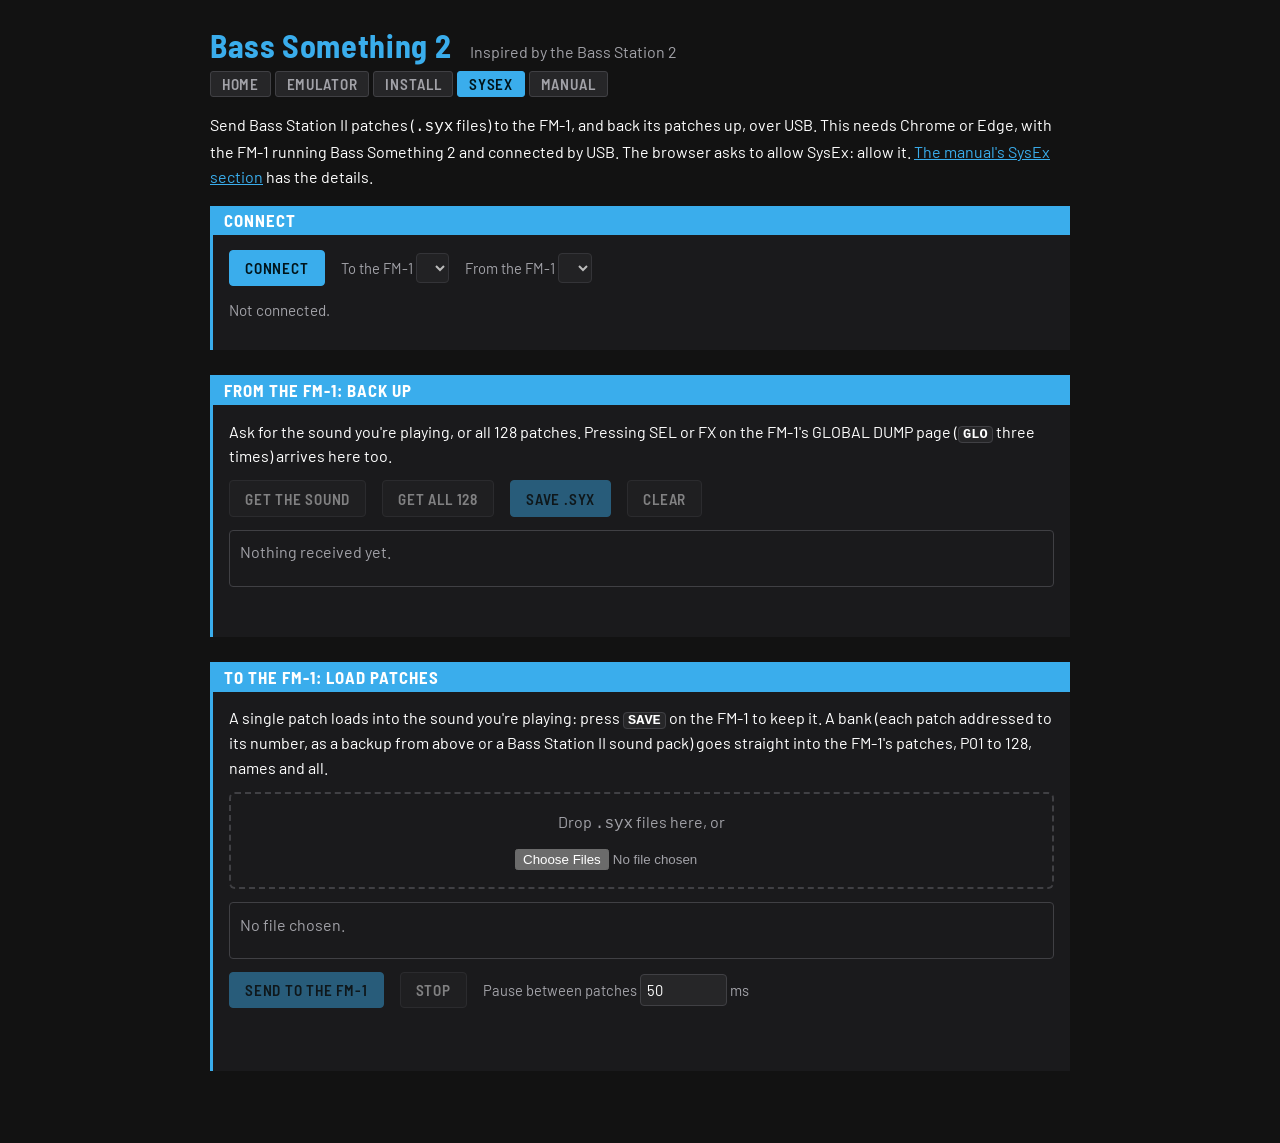
<file: sysex/index.html>
<!doctype html>
<!-- SPDX-License-Identifier: MPL-2.0
     Copyright (C) 2026 John Brown
     Bass Something 2's SysEx page: Bass Station II patch dumps to and from the FM-1 over Web MIDI (bs2_sysex.c reads
     and writes them; app_sysex answers F0 7D 42 53 32 01 / 03 F7 with the sound / all 128), in the firmware's own
     colours (app.c P_*), as the emulator page -->
<html lang="en">
<head>
<meta charset="utf-8">
<meta name="viewport" content="width=device-width, initial-scale=1">
<title>Bass Something 2 SysEx</title>
<meta name="description" content="Send Bass Station II patches to Bass Something 2 on the M-VAVE FM-1, and back its patches up, from the browser.">
<link rel="preconnect" href="https://fonts.googleapis.com">
<link rel="preconnect" href="https://fonts.gstatic.com" crossorigin>
<link rel="stylesheet" href="https://fonts.googleapis.com/css2?family=Barlow:wght@400;600&family=Barlow+Semi+Condensed:wght@600;700&display=swap">
<style>
/* the firmware's screen (app.c): P_BG matte black, P_CARD and P_EDGE the cards, P_LABEL the names, P_CYAN what is live */
:root { --ground: #121212; --ink: #ffffff; --muted: #a2a2a8; --rule: #404044; --accent: #3aadec; --card: #262628;
        --cdim: #12364a; --bad: #ff7a6b; --focus: #3aadec; --red: #fc4e70; color-scheme: dark; }
:focus-visible { outline: 3px solid var(--focus); outline-offset: 2px; }
.sr { position: absolute; width: 1px; height: 1px; overflow: hidden; clip: rect(0 0 0 0); white-space: nowrap; }
body { background: var(--ground); color: var(--ink); margin: 0; padding-inline: 16px; padding-block: 28px 48px;
       font: 400 16px/1.55 "Barlow", "Helvetica Neue", Arial, sans-serif; }
main, body > header { max-width: 860px; margin: 0 auto; }
header { display: flex; flex-wrap: wrap; align-items: baseline; gap: .4rem 1.2rem; margin: 0 0 1.4rem; }
h1 { font: 700 2rem/1.1 "Barlow Semi Condensed", "Barlow", sans-serif; margin: 0; letter-spacing: .02em; color: var(--accent); }
h2 { font: 700 1.05rem/1.2 "Barlow Semi Condensed", "Barlow", sans-serif; letter-spacing: .06em; text-transform: uppercase;
     margin: 0; padding: .3rem .7rem; background: var(--accent); color: #fff; }
header p { margin: 0; color: var(--muted); }
/* the section tabs, as on the screen: grey cards, the one you are on lit cyan */
.tabs { display: flex; flex-wrap: wrap; gap: 4px; margin: 0; padding: 0; list-style: none; }
.tabs a { display: block; padding: .2em .7em; background: var(--card); border: 1px solid var(--rule); border-radius: 3px;
          color: var(--muted); text-decoration: none; font: 600 .95rem "Barlow Semi Condensed", "Barlow", sans-serif;
          letter-spacing: .06em; text-transform: uppercase; }
.tabs a:hover { color: var(--ink); border-color: var(--accent); }
.tabs a[aria-current] { background: var(--accent); border-color: var(--accent); color: #00141a; }
a { color: var(--accent); }
/* each part a panel section: its cyan bar, a cyan line down its left */
section { margin: 0 0 1.6rem; border-left: 3px solid var(--accent); background: #1a1a1c; }
section > div { padding: .9rem 1rem 1rem; }
section p { margin: 0 0 .7rem; }
.row { display: flex; flex-wrap: wrap; gap: .6rem 1rem; align-items: center; margin: 0 0 .8rem; }
label { color: var(--muted); font-size: .92rem; }
select, input[type=number] { font: inherit; color: var(--ink); background: var(--card); border: 1px solid var(--rule);
                             border-radius: 4px; padding: .25em .4em; max-width: 100%; }
input[type=number] { width: 5em; }
button { font: 600 .95rem "Barlow Semi Condensed", "Barlow", sans-serif; letter-spacing: .05em; text-transform: uppercase;
         color: var(--ink); background: var(--card); border: 1px solid var(--rule); border-radius: 4px; padding: .45em 1em;
         cursor: pointer; min-height: 2.4em; }
button:hover:not(:disabled) { border-color: var(--accent); }
button.go { background: var(--accent); border-color: var(--accent); color: #00141a; }
button:disabled { opacity: .45; cursor: default; }
.drop { border: 2px dashed var(--rule); border-radius: 6px; padding: 1rem; text-align: center; color: var(--muted); }
.drop.over { border-color: var(--accent); background: var(--cdim); color: var(--ink); }
.status { color: var(--muted); font-size: .95rem; min-height: 1.5em; }
.status.ok { color: var(--accent); }
.status.bad { color: var(--bad); font-weight: 600; }
.warn { color: var(--ink); background: #2a1418; border-left: 3px solid var(--red); padding: .5rem .8rem; font-size: .95rem; }
.warn[hidden] { display: none; }
.list { max-height: 18rem; overflow: auto; border: 1px solid var(--rule); border-radius: 4px; }
table { border-collapse: collapse; width: 100%; font-size: .95rem; }
th, td { text-align: left; padding: .25rem .6rem; border-bottom: 1px solid #2c2c30; }
th { color: var(--muted); font-weight: 600; position: sticky; top: 0; background: #1a1a1c; }
td.slot { font: 600 .95rem ui-monospace, Menlo, monospace; color: var(--red); width: 4.5em; }
.empty { color: var(--muted); padding: .6rem; }
progress { width: 12rem; accent-color: var(--accent); }
kbd { font: 600 .85em ui-monospace, Menlo, monospace; background: var(--card); border: 1px solid var(--rule); border-radius: 4px; padding: 0 .3em; color: var(--ink); }
</style>
</head>
<body>
<header>
  <h1>Bass Something 2</h1>
  <p>Inspired by the Bass Station 2</p>
  <nav aria-label="Site"><ul class="tabs">
    <li><a href="../">Home</a></li>
    <li><a href="../emu/">Emulator</a></li>
    <li><a href="../install/">Install</a></li>
    <li><a href="./" aria-current="page">SysEx</a></li>
    <li><a href="../manual/">Manual</a></li>
  </ul></nav>
</header>
<main>
  <p>Send Bass Station II patches (<code>.syx</code> files) to the FM-1, and back its patches up, over USB. This needs
    Chrome or Edge, with the FM-1 running Bass Something 2 and connected by USB. The browser asks to allow SysEx: allow it.
    <a href="../manual/#s8">The manual's SysEx section</a> has the details.</p>

  <section aria-labelledby="h-conn">
    <h2 id="h-conn">Connect</h2>
    <div>
      <div class="row">
        <button id="connect" class="go">Connect</button>
        <label>To the FM-1 <select id="out" disabled></select></label>
        <label>From the FM-1 <select id="in" disabled></select></label>
      </div>
      <p id="conn-status" class="status" role="status" aria-live="polite">Not connected.</p>
    </div>
  </section>

  <section aria-labelledby="h-get">
    <h2 id="h-get">From the FM-1: back up</h2>
    <div>
      <p>Ask for the sound you're playing, or all 128 patches. Pressing SEL or FX on the FM-1's GLOBAL DUMP page
        (<kbd>GLO</kbd> three times) arrives here too.</p>
      <div class="row">
        <button id="get-sound" disabled>Get the sound</button>
        <button id="get-all" disabled>Get all 128</button>
        <button id="save" class="go" disabled>Save .syx</button>
        <button id="clear" disabled>Clear</button>
      </div>
      <div class="list" id="got-list"><p class="empty">Nothing received yet.</p></div>
      <p id="get-status" class="status" role="status" aria-live="polite"></p>
    </div>
  </section>

  <section aria-labelledby="h-send">
    <h2 id="h-send">To the FM-1: load patches</h2>
    <div>
      <p>A single patch loads into the sound you're playing: press <kbd>SAVE</kbd> on the FM-1 to keep it. A bank (each
        patch addressed to its number, as a backup from above or a Bass Station II sound pack) goes straight into the
        FM-1's patches, P01 to 128, names and all.</p>
      <div class="drop" id="drop">
        <p style="margin:0 0 .6rem">Drop <code>.syx</code> files here, or</p>
        <label class="sr" for="file">Choose .syx files</label>
        <input type="file" id="file" accept=".syx,application/octet-stream" multiple>
      </div>
      <div class="list" id="send-list" style="margin-top:.8rem"><p class="empty">No file chosen.</p></div>
      <p class="warn" id="bank-warn" hidden>This replaces the FM-1's patches it reaches, without SAVE. Back them up
        above first if you want to keep them.</p>
      <div class="row" style="margin-top:.8rem">
        <button id="send" class="go" disabled>Send to the FM-1</button>
        <button id="stop" disabled>Stop</button>
        <label>Pause between patches <input type="number" id="gap" min="20" max="500" step="10" value="50"> ms</label>
        <progress id="prog" max="1" value="0" hidden></progress>
      </div>
      <p id="send-status" class="status" role="status" aria-live="polite"></p>
    </div>
  </section>
</main>

<script>
"use strict";
const $ = (id) => document.getElementById(id);
const NOVATION = [0xF0, 0x00, 0x20, 0x29, 0x00, 0x33];   // a Bass Station II patch dump's start
const ASK_SOUND = [0xF0, 0x7D, 0x42, 0x53, 0x32, 0x01, 0xF7], ASK_ALL = [0xF0, 0x7D, 0x42, 0x53, 0x32, 0x03, 0xF7];
const DUMP_LEN = 154, DUMP_MIN = 122, NAME_AT = 137, NAME_N = 16, STORE = 0x01;   // bs2_sysex.c's BSX_*
const FM1_PORT = /fm-?1|bass ?something|felucca/i;
let midi = null, out = null, inp = null, got = [], toSend = [], sending = false, stopAsked = false;

const isDump = (m) => (m.length === DUMP_LEN || m.length === DUMP_MIN) && NOVATION.every((b, i) => m[i] === b);
function dumpName(m) {
  if (m.length !== DUMP_LEN) return "";
  return String.fromCharCode(...m.slice(NAME_AT, NAME_AT + NAME_N).map((c) => (c >= 0x20 && c < 0x7F ? c : 0x20))).trimEnd();
}
const dumpSlot = (m) => (m[7] === STORE ? m[8] & 0x7F : -1);   // -1: the sound (the edit buffer)
const slotText = (s) => (s < 0 ? "Sound" : "P" + String(s + 1).padStart(2, "0"));

function say(id, text, kind) {
  const el = $(id);
  el.textContent = text;
  el.className = "status" + (kind ? " " + kind : "");
}
function table(list, rows) {
  if (!rows.length) return;
  const t = document.createElement("table");
  t.innerHTML = "<thead><tr><th scope=\"col\">Patch</th><th scope=\"col\">Name</th></tr></thead>";
  const body = t.createTBody();
  for (const m of rows) {
    const s = dumpSlot(m), tr = body.insertRow();
    const a = tr.insertCell(), b = tr.insertCell();
    a.className = "slot";
    a.textContent = s >= 128 ? slotText(s) + " (left out)" : slotText(s);
    b.textContent = dumpName(m) || "(no name)";
  }
  list.replaceChildren(t);
}

// ---------------------------------------------------------------- the ports
function fillPorts() {
  const fill = (sel, ports, cur) => {
    const list = [...ports.values()];
    sel.replaceChildren(...list.map((p) => new Option(p.name, p.id)));
    const pick = list.find((p) => cur && p.id === cur.id) || list.find((p) => FM1_PORT.test(p.name)) || list[0];
    if (pick) sel.value = pick.id;
    sel.disabled = !list.length;
    return pick || null;
  };
  setOut(fill($("out"), midi.outputs, out));
  setIn(fill($("in"), midi.inputs, inp));
  const ready = out && inp && FM1_PORT.test(out.name);
  if (!out || !inp)
    say("conn-status", "No MIDI ports found. Connect the FM-1 by USB.", "bad");
  else
    say("conn-status", ready ? `Connected: ${out.name}.` : `No FM-1 found by name: using ${out.name}. Pick the FM-1 if it's another.`,
        ready ? "ok" : "");
  enable();
}
function setOut(p) { out = p; }
function setIn(p) {
  if (inp && inp !== p) inp.onmidimessage = null;
  inp = p;
  if (inp) inp.onmidimessage = received;
}
function enable() {
  const ok = !!out && !sending;
  $("get-sound").disabled = $("get-all").disabled = !ok;
  $("send").disabled = !ok || !toSend.length;
  $("stop").disabled = !sending;
  $("save").disabled = $("clear").disabled = !got.length;
}
$("connect").addEventListener("click", async () => {
  if (!navigator.requestMIDIAccess) {
    say("conn-status", "This browser has no Web MIDI. Use Chrome or Edge on a computer.", "bad");
    return;
  }
  try {
    midi = await navigator.requestMIDIAccess({ sysex: true });
  } catch (e) {
    say("conn-status", "MIDI with SysEx wasn't allowed. Allow it in the browser's site settings, then try again.", "bad");
    return;
  }
  midi.onstatechange = fillPorts;
  $("connect").textContent = "Look again";
  fillPorts();
});
$("out").addEventListener("change", (e) => { setOut(midi.outputs.get(e.target.value) || null); enable(); });
$("in").addEventListener("change", (e) => setIn(midi.inputs.get(e.target.value) || null));

// ---------------------------------------------------------------- from the FM-1
let gotTimer = 0;
function received(e) {
  const m = e.data;
  if (m[0] !== 0xF0 || !isDump(m)) return;
  got.push(Uint8Array.from(m));
  table($("got-list"), got);
  clearTimeout(gotTimer);
  gotTimer = setTimeout(() => say("get-status", `${got.length} patch${got.length === 1 ? "" : "es"} received.`, "ok"), 300);
  enable();
}
function ask(msg, what) {
  if (!out) return;
  out.send(msg);
  say("get-status", `Asked for ${what}…`);
  setTimeout(() => { if (!got.length) say("get-status", "No answer. Check that the FM-1 runs Bass Something 2 and the ports above are its own.", "bad"); }, 3000);
}
$("get-sound").addEventListener("click", () => ask(ASK_SOUND, "the sound"));
$("get-all").addEventListener("click", () => ask(ASK_ALL, "all 128 patches"));
$("clear").addEventListener("click", () => {
  got = [];
  $("got-list").innerHTML = '<p class="empty">Nothing received yet.</p>';
  say("get-status", "");
  enable();
});
$("save").addEventListener("click", () => {
  const blob = new Blob(got, { type: "application/octet-stream" });
  const d = new Date(), day = `${d.getFullYear()}-${String(d.getMonth() + 1).padStart(2, "0")}-${String(d.getDate()).padStart(2, "0")}`;
  const a = document.createElement("a");
  a.href = URL.createObjectURL(blob);
  a.download = `bass-something-2-${got.length === 1 ? "sound" : got.length + "-patches"}-${day}.syx`;
  a.click();
  setTimeout(() => URL.revokeObjectURL(a.href), 1000);
});

// ---------------------------------------------------------------- to the FM-1
function split(bytes) {                     // a file's SysEx messages, F0 .. F7 each
  const list = [];
  let start = -1;
  for (let i = 0; i < bytes.length; i++) {
    if (bytes[i] === 0xF0) start = i;
    else if (bytes[i] === 0xF7 && start >= 0) { list.push(bytes.slice(start, i + 1)); start = -1; }
  }
  return list;
}
async function load(files) {
  let all = [], other = 0;
  for (const f of files) {
    for (const m of split(new Uint8Array(await f.arrayBuffer()))) {
      if (isDump(m)) all.push(m);
      else other++;
    }
  }
  toSend = all;
  if (!all.length) {
    $("send-list").innerHTML = '<p class="empty">No Bass Station II patches in that file.</p>';
    say("send-status", other ? `${other} other SysEx message${other === 1 ? "" : "s"} left out.` : "", "bad");
  } else {
    table($("send-list"), all);
    const banked = all.filter((m) => dumpSlot(m) >= 0 && dumpSlot(m) < 128).length;
    $("bank-warn").hidden = !banked;
    say("send-status", `${all.length} patch${all.length === 1 ? "" : "es"} ready` +
        (other ? `, ${other} other SysEx message${other === 1 ? "" : "s"} left out.` : "."));
  }
  enable();
}
$("file").addEventListener("change", (e) => load(e.target.files));
const drop = $("drop");
drop.addEventListener("dragover", (e) => { e.preventDefault(); drop.classList.add("over"); });
drop.addEventListener("dragleave", () => drop.classList.remove("over"));
drop.addEventListener("drop", (e) => { e.preventDefault(); drop.classList.remove("over"); load(e.dataTransfer.files); });

const sleep = (ms) => new Promise((r) => setTimeout(r, ms));
$("send").addEventListener("click", async () => {
  const gap = Math.max(20, Number($("gap").value) || 50), prog = $("prog");
  sending = true;
  stopAsked = false;
  prog.max = toSend.length;
  prog.value = 0;
  prog.hidden = false;
  enable();
  let n = 0;
  for (const m of toSend) {                 // one at a time: the FM-1 drops a message that comes while it's busy
    if (stopAsked) break;
    out.send(m);
    prog.value = ++n;
    say("send-status", `Sending ${n} of ${toSend.length}…`);
    await sleep(gap);
  }
  sending = false;
  enable();
  say("send-status", stopAsked ? `Stopped after ${n}.` : `Sent ${n}. The FM-1's screen says what came in` +
      (toSend.length > 1 ? " (BANK LOADED and how many)." : " (SYSEX LOADED): press SAVE to keep it."), stopAsked ? "" : "ok");
});
$("stop").addEventListener("click", () => { stopAsked = true; });
</script>
</body>
</html>
</file>
